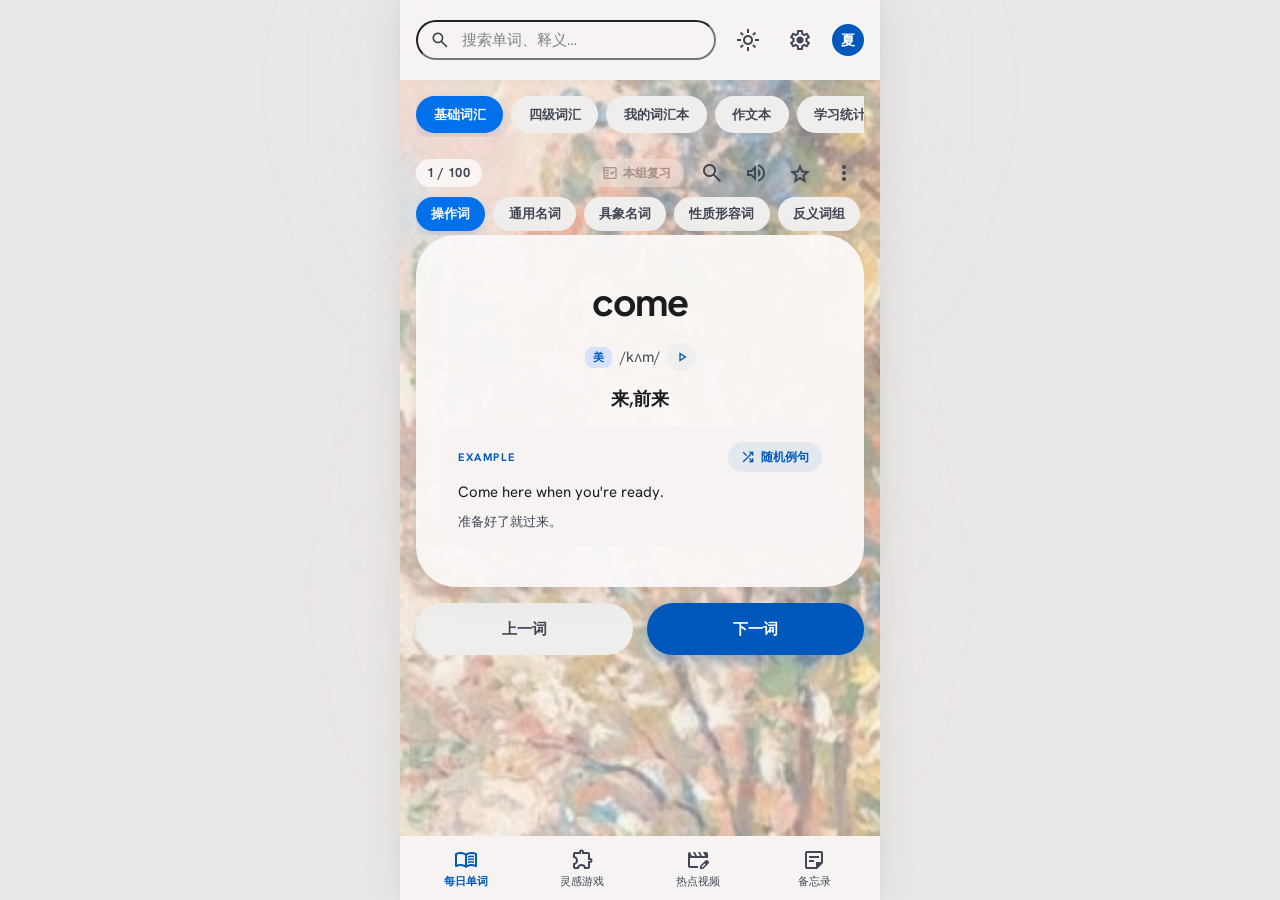
<file: index.html>
<!DOCTYPE html>
<html lang="zh-CN">
<head>
    <meta charset="UTF-8">
    <meta name="viewport" content="width=device-width, initial-scale=1.0, maximum-scale=1.0, user-scalable=no, viewport-fit=cover">
    <meta name="apple-mobile-web-app-capable" content="yes">
    <meta name="apple-mobile-web-app-status-bar-style" content="black-translucent">
    <meta name="theme-color" content="#fcf9f8" id="themeColor">
    <title>夏天 · 创作工作台</title>
    <link rel="preconnect" href="https://fonts.googleapis.com">
    <link rel="preconnect" href="https://fonts.gstatic.com" crossorigin>
    <link rel="stylesheet" href="css/style.css?v=20260731ax">
</head>
<body>
    <div id="app">
        <!-- 流体渐变背景 -->
        <div class="st-blob st-blob--blue"></div>
        <div class="st-blob st-blob--orange"></div>
        <div class="st-blob st-blob--purple"></div>

        <!-- 顶部栏：全局搜索 + 主题切换 + 设置/头像 -->
        <header id="topbar">
            <div class="inner">
                <div class="st-search-wrap">
                    <span class="material-symbols-outlined icon">search</span>
                    <input type="text" class="st-search-input" id="globalSearch" placeholder="搜索单词、释义…" maxlength="40">
                </div>
                <button class="st-btn-icon" id="themeToggle" aria-label="切换主题">
                    <span class="material-symbols-outlined" id="themeIcon">light_mode</span>
                </button>
                <button class="st-btn-icon" id="settingsBtn" aria-label="设置">
                    <span class="material-symbols-outlined">settings</span>
                </button>
                <div class="st-avatar">夏</div>
            </div>
        </header>

        <!-- 主内容区 -->
        <main class="st-main" id="mainContent">
            <div class="page-container" id="pageContainer">

                <!-- ===================== 每日单词 ===================== -->
                <section class="page active" id="page-words">
                    <div class="st-content">
                        <div class="tab-row" id="wordBankTabs">
                            <button class="tab-chip active" data-bank="daily">基础词汇</button>
                            <button class="tab-chip" data-bank="cet4">四级词汇</button>
                            <button class="tab-chip" data-bank="custom">我的词汇本</button>
                            <button class="tab-chip" data-bank="essay">作文本</button>
                            <button class="tab-chip" data-bank="stats">学习统计</button>
                        </div>

                        <!-- 学习视图（参考截图样式） -->
                        <div id="wordStudyView">
                            <div class="word-study-header">
                                <button class="word-back-btn" id="wordBackBtn" aria-label="返回">
                                    <span class="material-symbols-outlined">arrow_back_ios_new</span>
                                </button>
                                <div class="word-progress-row">
                                    <div class="word-progress-top" id="wordProgressTop">0 / 0</div>
                                    <button class="word-review-btn" id="wordReviewBtn" disabled aria-label="本组复习"><span class="material-symbols-outlined">fact_check</span>本组复习</button>
                                </div>
                                <div class="word-header-actions">
                                    <button class="word-icon-btn" id="wordSearchToggleBtn" aria-label="搜索"><span class="material-symbols-outlined">search</span></button>
                                    <button class="word-icon-btn" id="wordSpeakBtn" aria-label="朗读"><span class="material-symbols-outlined">volume_up</span></button>
                                    <button class="word-icon-btn" id="saveWordBtn" aria-label="收藏"><span class="material-symbols-outlined">star</span></button>
                                    <button class="word-icon-btn" id="wordMoreBtn" aria-label="更多"><span class="material-symbols-outlined">more_vert</span></button>
                                </div>
                            </div>

                            <div class="word-cat-tabs" id="wordCatTabs">
                                <button class="word-cat-chip active" data-cat="op">操作词</button>
                                <button class="word-cat-chip" data-cat="gt">通用名词</button>
                                <button class="word-cat-chip" data-cat="pt">具象名词</button>
                                <button class="word-cat-chip" data-cat="qg">性质形容词</button>
                                <button class="word-cat-chip" data-cat="qo">反义词组</button>
                            </div>

                            <div class="word-study-body" id="wordStudyBody">
                                <div class="word-text" id="wordText">—</div>
                                <div class="word-phonetic-row" id="wordPhoneticRow">
                                    <span class="word-phonetic-tag">美</span>
                                    <span class="word-phonetic" id="wordPhonetic"></span>
                                    <button class="word-mini-speak" id="wordMiniSpeakBtn" aria-label="朗读"><span class="material-symbols-outlined">play_arrow</span></button>
                                </div>
                                <div class="word-meaning" id="wordMeaning"></div>

                                <div class="word-example-card" id="wordExampleCard">
                                    <div class="word-example-head">
                                        <span class="word-example-label">Example</span>
                                        <button class="word-example-random" id="wordRandomExampleBtn">
                                            <span class="material-symbols-outlined">shuffle</span>随机例句
                                        </button>
                                    </div>
                                    <div class="word-example-en" id="wordExample"></div>
                                    <div class="word-example-cn" id="wordExampleTrans"></div>
                                </div>
                            </div>

                            <div class="word-bottom-actions">
                                <button class="word-prev-btn" id="prevWordBtn">上一词</button>
                                <button class="word-next-btn" id="nextWordBtn">下一词</button>
                            </div>
                        </div>

                        <!-- 本组复习视图（20 词平铺） -->
                        <div id="wordReviewView" style="display:none;">
                            <div class="word-review-header">
                                <button class="word-back-btn" id="reviewBackBtn" aria-label="返回"><span class="material-symbols-outlined">arrow_back_ios_new</span></button>
                                <div class="word-review-title">本组复习</div>
                                <label class="word-review-hide"><input type="checkbox" id="reviewHideMastered"> 隐藏已掌握</label>
                            </div>
                            <div class="word-review-grid" id="wordReviewGrid"></div>
                        </div>

                        <!-- 搜索视图 -->
                        <div id="wordSearchView" style="display:none;">
                            <div class="word-search-header">
                                <button class="word-back-btn" id="wordSearchBackBtn" aria-label="返回">
                                    <span class="material-symbols-outlined">arrow_back_ios_new</span>
                                </button>
                                <input type="text" class="word-search-input" id="wordSearchInput" placeholder="输入英文或中文释义搜索…" maxlength="40">
                                <button class="word-search-clear" id="wordSearchClear"><span class="material-symbols-outlined">close</span></button>
                            </div>
                            <div class="word-search-results" id="wordSearchResults"></div>
                        </div>

                        <!-- 我的词汇本视图 -->
                        <div id="wordbookListView" style="display:none;">
                            <div class="wordbook-add-bar">
                                <input type="text" id="cwWord" placeholder="单词" maxlength="40">
                                <input type="text" id="cwPhonetic" placeholder="音标" maxlength="40">
                                <input type="text" id="cwMeaning" placeholder="中文释义" maxlength="120">
                                <button class="btn-primary" id="addCustomWordBtn">添加</button>
                            </div>
                            <div class="wordbook-list" id="wordbookList"></div>
                        </div>

                        <!-- 作文本视图 -->
                        <div id="essayView" style="display:none;">
                            <div class="essay-toolbar">
                                <input type="text" class="essay-search" id="essaySearch" placeholder="搜索作文（英文 / 中文）…" maxlength="60">
                                <button class="btn-ghost essay-cat-manage" id="essayCatManageBtn">分类管理</button>
                                <button class="btn-ghost essay-wordbook" id="essayWordbookBtn">📚 作文生词本</button>
                                <button class="btn-primary essay-new" id="essayNewBtn">＋ 新建作文</button>
                            </div>
                            <div class="essay-cat-filter" id="essayCatFilter"></div>
                            <div class="essay-list" id="essayList"></div>
                        </div>

                        <!-- 学习统计视图 -->
                        <div id="statsView" style="display:none;">
                            <div class="stats-hero">
                                <div class="st-progress-ring" id="statsRing">
                                    <svg viewBox="0 0 100 100">
                                        <defs><linearGradient id="stProgressGradient" x1="0%" y1="0%" x2="100%" y2="100%"><stop offset="0%" stop-color="#0058bc"/><stop offset="100%" stop-color="#553C9A"/></linearGradient></defs>
                                        <circle class="track" cx="50" cy="50" r="45"></circle>
                                        <circle class="fill" id="statsRingFill" cx="50" cy="50" r="45" stroke-dasharray="283" stroke-dashoffset="283"></circle>
                                    </svg>
                                    <div class="st-progress-inner">
                                        <span id="statsLearned">0</span>
                                        <div></div>
                                        <span id="statsTotal">0</span>
                                        <span class="st-label" style="margin-top:.5rem;">Mastery</span>
                                    </div>
                                </div>
                            </div>
                            <div class="st-card stats-summary">
                                <div class="stats-summary-grid">
                                    <div class="stats-summary-item"><span class="material-symbols-outlined" style="color:var(--st-primary);font-size:28px;">check_circle</span><b id="statsLearned2">0</b><span>Learned</span></div>
                                    <div class="stats-summary-item"><span class="material-symbols-outlined" style="color:var(--st-secondary-container);font-size:28px;">local_fire_department</span><b id="statsStreak">1</b><span>Streak</span></div>
                                    <div class="stats-summary-item"><span class="material-symbols-outlined" style="color:var(--st-morandi-purple);font-size:28px;">target</span><b id="statsAccuracy">--</b><span>Accuracy</span></div>
                                </div>
                            </div>
                            <div class="stats-section">
                                <div class="st-flex st-justify-between st-items-center" style="margin-bottom:.75rem;">
                                    <h3 class="st-title-sm">学习日历</h3>
                                    <span class="st-label">当日学习时长见下方</span>
                                </div>
                                <div class="st-card stats-cal-card">
                                    <div class="st-cal">
                                        <div class="st-cal-head">
                                            <button class="st-cal-nav" id="statsCalPrev" aria-label="上个月"><span class="material-symbols-outlined">chevron_left</span></button>
                                            <span class="st-cal-title" id="statsCalMonthLabel">—</span>
                                            <button class="st-cal-nav" id="statsCalNext" aria-label="下个月"><span class="material-symbols-outlined">chevron_right</span></button>
                                        </div>
                                        <div class="st-cal-dow"><span>一</span><span>二</span><span>三</span><span>四</span><span>五</span><span>六</span><span>日</span></div>
                                        <div class="st-cal-grid" id="statsCalGrid"></div>
                                        <div class="st-cal-detail" id="statsCalDetail"></div>
                                        <div class="st-cal-legend">
                                            <span><i class="dot l0"></i>0</span>
                                            <span><i class="dot l1"></i>1-2</span>
                                            <span><i class="dot l2"></i>3-5</span>
                                            <span><i class="dot l3"></i>6-9</span>
                                            <span><i class="dot l4"></i>10+</span>
                                            <span class="st-cal-legend-tip">格内数字 = 当天记的单词数</span>
                                        </div>
                                    </div>
                                </div>
                            </div>
                            <div class="stats-section">
                                <h3 class="st-title-sm" style="margin-bottom:.75rem;">Milestones</h3>
                                <div class="stats-milestones" id="statsMilestones"></div>
                            </div>
                        </div>

                        <!-- 作文编辑弹窗 -->
                        <div class="modal-overlay" id="essayEditModal" style="display:none;">
                            <div class="modal-card">
                                <div class="modal-header">
                                    <h3 id="essayEditTitle">新建作文</h3>
                                    <button class="modal-close" id="essayEditClose" aria-label="关闭"><span class="material-symbols-outlined">close</span></button>
                                </div>
                                <div class="modal-body">
                                    <input type="text" id="essayFTitle" class="essay-title-input st-input" placeholder="标题（可选，默认取首句）" maxlength="80">
                                    <label class="field-label">英文全文</label>
                                    <textarea id="essayFContent" class="st-input st-textarea" rows="7" placeholder="粘贴或输入英文作文…"></textarea>
                                    <label class="field-label">中文翻译</label>
                                    <textarea id="essayFTrans" class="st-input st-textarea" rows="3" placeholder="中文翻译…"></textarea>
                                    <label class="field-label">写作笔记</label>
                                    <textarea id="essayFNotes" class="st-input st-textarea" rows="2" placeholder="写作思路、亮点、待改进…"></textarea>
                                    <label class="field-label">分类</label>
                                    <div class="essay-cat-pick" id="essayCatPick"></div>
                                </div>
                                <div class="modal-footer">
                                    <button class="btn-ghost" id="essayEditCancel">取消</button>
                                    <button class="btn-primary" id="essaySaveBtn">保存</button>
                                </div>
                            </div>
                        </div>

                        <!-- 作文查看弹窗 -->
                        <div class="modal-overlay" id="essayViewModal" style="display:none;">
                            <div class="modal-card">
                                <div class="modal-header">
                                    <h3 id="essayViewTitle">作文</h3>
                                    <button class="modal-close" id="essayViewClose" aria-label="关闭"><span class="material-symbols-outlined">close</span></button>
                                </div>
                                <div class="modal-body" id="essayViewBody"></div>
                                <div class="modal-footer essay-view-actions">
                                    <button class="btn-ghost" id="essayEditFromView">编辑</button>
                                    <button class="btn-ghost" id="essayMoveCatBtn">移动分类</button>
                                    <button class="btn-ghost" id="essayFavBtn">☆ 收藏</button>
                                    <button class="btn-ghost danger" id="essayDelBtn">删除</button>
                                </div>
                            </div>
                        </div>

                        <!-- 分类管理弹窗 -->
                        <div class="modal-overlay" id="essayCatModal" style="display:none;">
                            <div class="modal-card">
                                <div class="modal-header">
                                    <h3>分类管理</h3>
                                    <button class="modal-close" id="essayCatClose" aria-label="关闭"><span class="material-symbols-outlined">close</span></button>
                                </div>
                                <div class="modal-body">
                                    <div class="add-bar">
                                        <input type="text" id="essayNewCatName" class="st-input" placeholder="新分类名称" maxlength="20">
                                        <button class="btn-primary" id="essayAddCatBtn">添加</button>
                                    </div>
                                    <div class="essay-cat-manage-list" id="essayCatManageList"></div>
                                </div>
                            </div>
                        </div>

                        <!-- 移动分类弹窗 -->
                        <div class="modal-overlay" id="essayMoveModal" style="display:none;">
                            <div class="modal-card">
                                <div class="modal-header">
                                    <h3>移动分类</h3>
                                    <button class="modal-close" id="essayMoveClose" aria-label="关闭"><span class="material-symbols-outlined">close</span></button>
                                </div>
                                <div class="modal-body">
                                    <div class="essay-cat-pick" id="essayMoveCats"></div>
                                </div>
                                <div class="modal-footer">
                                    <button class="btn-primary" id="essayMoveSave">保存</button>
                                </div>
                            </div>
                        </div>

                        <!-- 选区浮动：加入词汇本 -->
                        <button class="essay-sel-add" id="essaySelAdd" style="display:none;">＋ 加入词汇本</button>
                    </div>
                </section>

                <!-- ===================== 灵感游戏 ===================== -->
                <section class="page" id="page-inspire">
                    <div class="st-content">
                        <div class="tab-row" id="inspireTabs">
                            <button class="tab-chip active" data-sub="capsule">灵感扭蛋机</button>
                            <button class="tab-chip" data-sub="silk">海上丝路</button>
                        </div>

                        <!-- 星宿扭蛋抽卡模拟器 -->
                        <div id="capsuleView">
                            <iframe src="gacha.html?v=20260731au" title="星宿流转抽卡模拟器"></iframe>
                        </div>

                        <!-- 海上丝路贸易模拟 -->
                        <div id="silkView" style="display:none;">
                            <div id="silkSetup" class="silk-setup st-card st-card--hero st-flex-col st-gap-2">
                                <div class="silk-title">海上丝路 · 贸易模拟</div>
                                <p class="silk-desc">在港口间低买高卖，借「四海逸闻」预判行情，30 或 50 轮后结算财富。</p>
                                <div class="silk-stat-line">初始金币 <b>2000</b> · 初始仓库容量 <b>200</b></div>
                                <div class="silk-stat-line">星轨结晶 <b id="silkCrystalBalance">0</b> · 每日默认 +20,000</div>
                                <div class="silk-mode-pick">
                                    <button class="mode-chip active" data-rounds="30">30 轮模式</button>
                                    <button class="mode-chip" data-rounds="50">50 轮模式</button>
                                </div>
                                <button class="btn-primary btn-block" id="silkStartBtn">启航</button>
                                <button class="btn-ghost btn-block" id="silkRankBtn">🏆 查看排行榜</button>
                            </div>
                            <div id="silkGame" style="display:none;">
                                <!-- 顶栏：远航进度 + 当前资金 + 头像 -->
                                <header class="sn-header">
                                    <div class="sn-h-left">
                                        <span class="material-symbols-outlined sn-h-sail">sailing</span>
                                        <div class="sn-h-text">
                                            <span class="sn-h-label">远航进度</span>
                                            <span class="sn-h-val" id="silkRoundLabel">第 1 / 30 轮</span>
                                        </div>
                                    </div>
                                    <div class="sn-h-right">
                                        <div class="sn-h-funds">
                                            <span class="sn-h-label">当前资金</span>
                                            <div class="sn-h-fund"><span class="material-symbols-outlined">monetization_on</span><span id="silkGold">2000</span></div>
                                        </div>
                                        <button class="sn-h-exit" id="silkExitBtn">离港</button>
                                        <div class="sn-h-avatar"><span class="material-symbols-outlined">person</span></div>
                                    </div>
                                </header>

                                <!-- 滚动内容 -->
                                <div class="sn-body sn-scroll">
                                    <!-- 四海邮报 状态卡 -->
                                    <section class="sn-status sn-glass">
                        <div class="sn-news-ic"><span class="material-symbols-outlined">campaign</span></div>
                        <div class="sn-news-main">
                            <span class="sn-news-tag">四海邮报</span>
                            <p class="sn-news-text" id="silkNewsText">本港风平浪静，暂无逸闻。</p>
                        </div>
                    </section>

                                    <!-- 市集行情 -->
                                    <section class="sn-market-sec">
                                        <div class="sn-sec-head">
                                            <h2 class="sn-sec-title"><span class="material-symbols-outlined">storefront</span>市集行情</h2>
                                            <div class="sn-sec-right">
                                                <span class="sn-port-pill" id="silkPortName">合浦港</span>
                                                <button class="sn-link-btn" id="silkSortBtn"><span class="material-symbols-outlined">trending_up</span>价格走势</button>
                                            </div>
                                        </div>
                                        <div class="sn-goods-grid" id="silkGoodsGrid"></div>
                                    </section>

                                    <!-- 货仓 -->
                                    <section class="sn-cargo-sec">
                                        <div class="sn-cap-head-row">
                                            <span class="sn-cap-label">货仓容量</span>
                                            <span class="sn-cap-num" id="silkCapLabel">0 / 200 担</span>
                                            <button class="sn-expand-btn" id="silkExpandBtn">扩容</button>
                                        </div>
                                        <div class="sn-cap-bar"><div class="sn-cap-fill" id="silkCapBar"></div></div>
                                        <div class="sn-warehouse sn-scroll" id="silkWarehouseList"></div>
                                    </section>
                                </div>

                                <!-- 底部吸附：下一轮 -->
                                <div class="sn-bottom">
                                    <button class="sn-next-btn" id="silkNextBtn">下一轮 <span class="material-symbols-outlined">arrow_forward</span></button>
                                </div>

                                <!-- 交易底栏（点选货物弹出） -->
                                <div class="sn-sheet" id="silkSheet">
                                    <div class="sn-sheet-card">
                                        <div class="sn-sheet-top">
                                            <div class="sn-sheet-info">
                                                <span class="sn-sheet-name" id="silkSheetName">—</span>
                                                <span class="sn-sheet-price" id="silkSheetPrice">单价: -- 两</span>
                                            </div>
                                            <button class="sn-sheet-close" id="silkSheetClose" aria-label="关闭"><span class="material-symbols-outlined">close</span></button>
                                        </div>
                                        <div class="sn-stepper">
                                            <button id="silkQtyMinus" aria-label="减少"><span class="material-symbols-outlined">remove</span></button>
                                            <div class="sn-qty"><input type="number" id="silkQtyInput" min="1" value="1"><span>担</span></div>
                                            <button id="silkQtyPlus" aria-label="增加"><span class="material-symbols-outlined">add</span></button>
                                        </div>
                                        <div class="sn-sheet-btns">
                                            <button class="sn-sell" id="silkSellBtn">卖出</button>
                                            <button class="sn-buy" id="silkBuyBtn">买入</button>
                                        </div>
                                        <div class="sn-sheet-meta">
                                            <span>预计花费: <b id="silkTradeCost">--</b></span>
                                            <span>占用舱位: <span id="silkTradeCap">--</span></span>
                                        </div>
                                    </div>
                                </div>
                            </div>
                            <div id="silkResult" style="display:none;" class="silk-result st-card st-card--hero st-flex-col st-gap-2">
                                <div class="silk-title">航程结算</div>
                                <div class="silk-result-score" id="silkFinalScore">0</div>
                                <div class="silk-result-label">结算总资产</div>
                                <div class="silk-result-detail" id="silkResultDetail"></div>
                                <div class="silk-claim" id="silkClaimBox" style="display:none;">
                                    <div class="silk-claim-info" id="silkClaimInfo"></div>
                                    <button class="btn-primary btn-block" id="silkClaimBtn">领取星轨结晶</button>
                                </div>
                                <div class="silk-rank-title" id="silkRankTitle">🏆 排行榜</div>
                                <div class="silk-rank-list" id="silkRank"></div>
                                <button class="btn-primary btn-block" id="silkRestartBtn">再来一局</button>
                            </div>
                            <div id="silkRankModal" class="silk-rank-modal" style="display:none;">
                                <div class="silk-rank-modal-box">
                                    <div class="silk-rank-modal-head"><span>🏆 排行榜</span><button class="silk-rank-close" id="silkRankClose" aria-label="关闭"><span class="material-symbols-outlined">close</span></button></div>
                                    <div class="silk-mode-pick"><button class="mode-chip active" data-rtab="30">30 轮榜</button><button class="mode-chip" data-rtab="50">50 轮榜</button></div>
                                    <div class="silk-rank-list" id="silkRankModalList"></div>
                                </div>
                            </div>
                        </div>
                    </div>
                </section>

                <!-- ===================== 热点视频追寻 ===================== -->
                <section class="page" id="page-video">
                    <div class="st-content tv-content">
                        <div class="tv-header">
                            <div>
                                <h1 class="tv-title">热点灵感</h1>
                                <p class="tv-subtitle">发现今天正在刷屏的内容 · 每日 09:00 自动采集</p>
                            </div>
                            <button class="tv-filter-btn" id="videoFilterBtn" aria-label="筛选"><span class="material-symbols-outlined">tune</span></button>
                        </div>
                        <div class="tv-search">
                            <span class="material-symbols-outlined">search</span>
                            <input type="text" id="videoSearch" placeholder="搜索当前平台的视频或用户" maxlength="40" autocomplete="off">
                            <button class="tv-search-clear" id="videoSearchClear" aria-label="清除" style="display:none;"><span class="material-symbols-outlined">close</span></button>
                        </div>
                        <div class="tv-platforms" id="videoPlatformTabs">
                            <button class="tv-chip active" data-platform="douyin"><span class="pulse-dot"></span>抖音</button>
                            <button class="tv-chip" data-platform="kuaishou">快手</button>
                            <button class="tv-chip" data-platform="bilibili">B站</button>
                            <button class="tv-chip" data-platform="xiaohongshu">小红书</button>
                            <button class="tv-chip" data-platform="saved">⭐ 收藏</button>
                            <button class="tv-chip tv-chip--parse" data-platform="parse"><span class="material-symbols-outlined">auto_awesome</span>解析</button>
                        </div>
                        <div class="video-feed" id="videoFeed"></div>
                    </div>
                </section>

                <!-- ===================== 备忘录 & AI助手 ===================== -->
                <section class="page" id="page-memo">
                    <div class="st-content">
                        <div class="tab-row" id="memoTabs">
                            <button class="tab-chip active" data-sub="notes">备忘录</button>
                            <button class="tab-chip" data-sub="ai">AI 助手</button>
                        </div>
                        <div id="notesView">
                            <div class="memo-filters" id="memoFilters">
                                <button class="memo-filter active" data-filter="all">全部</button>
                                <button class="memo-filter" data-filter="idea">创意</button>
                                <button class="memo-filter" data-filter="todo">待办</button>
                                <button class="memo-filter" data-filter="important">重要</button>
                            </div>
                            <div class="memo-masonry" id="memoList"></div>
                            <button class="memo-fab" id="memoFab" aria-label="添加备忘录">
                                <span class="material-symbols-outlined">add</span>
                            </button>
                        </div>

                        <!-- 添加/编辑备忘录模态框 -->
                        <div class="memo-modal" id="memoModal" style="display:none;">
                            <div class="memo-modal-backdrop" id="memoModalBackdrop"></div>
                            <div class="memo-modal-sheet">
                                <div class="memo-modal-header">
                                    <h3 id="memoModalTitle">新建便签</h3>
                                    <button class="memo-modal-close" id="memoModalClose" aria-label="关闭"><span class="material-symbols-outlined">close</span></button>
                                </div>
                                <div class="memo-modal-body">
                                    <input type="text" id="memoTitleInput" class="st-input" placeholder="标题（选填）" maxlength="40">
                                    <div class="memo-tag-select" id="memoTagSelect">
                                        <button class="memo-tag-chip active" data-tag="idea">创意</button>
                                        <button class="memo-tag-chip" data-tag="todo">待办</button>
                                        <button class="memo-tag-chip" data-tag="important">重要</button>
                                        <button class="memo-tag-chip" data-tag="general">普通</button>
                                    </div>
                                    <textarea id="memoContentInput" class="st-input st-textarea" placeholder="写点什么..." rows="4" maxlength="1200"></textarea>
                                    <div class="memo-image-preview" id="memoImagePreview"></div>
                                    <div class="memo-modal-actions">
                                        <label class="memo-image-btn" for="memoImageInput">
                                            <span class="material-symbols-outlined">image</span>添加图片
                                        </label>
                                        <input type="file" id="memoImageInput" accept="image/*" style="display:none;">
                                        <button class="memo-image-btn" id="memoTodoLineBtn" type="button">
                                            <span class="material-symbols-outlined">check_box</span>添加待办
                                        </button>
                                    </div>
                                </div>
                                <div class="memo-modal-footer">
                                    <button class="memo-save-btn" id="memoSaveBtn">保存</button>
                                </div>
                            </div>
                        </div>
                        <div id="aiView" style="display:none;">
                            <div class="ai-settings" id="aiSettings">
                                <div class="ai-settings-toggle" id="aiSettingsToggle">
                                    <span>⚙️ API 设置</span>
                                    <span class="ai-settings-hint" id="aiSettingsStatus">未配置 · 演示模式</span>
                                </div>
                                <div class="ai-settings-body" id="aiSettingsBody" style="display:none;">
                                    <label>API 地址（OpenAI 兼容）<input type="text" id="aiEndpoint" class="st-input" placeholder="https://api.openai.com/v1/chat/completions" maxlength="200"></label>
                                    <label>API Key<input type="password" id="aiKey" class="st-input" placeholder="sk-..." maxlength="200"></label>
                                    <label>模型名<input type="text" id="aiModel" class="st-input" placeholder="gpt-4o-mini" maxlength="60"></label>
                                    <button class="btn-ghost btn-block" id="aiSaveSettings">保存设置</button>
                                </div>
                            </div>
                            <div class="ai-chat" id="aiChat"></div>
                            <div class="ai-quick">
                                <button class="quick-chip" data-q="帮我写一个短视频脚本大纲">脚本大纲</button>
                                <button class="quick-chip" data-q="把这句话翻译成英文，保持口语化">翻译</button>
                                <button class="quick-chip" data-q="给我3个选题方向做头脑风暴">头脑风暴</button>
                                <button class="quick-chip" data-q="整理一下我的创作思路">梳理思路</button>
                            </div>
                            <div class="ai-input-bar">
                                <textarea id="aiInput" placeholder="问问 AI 助手..." rows="1" maxlength="2000"></textarea>
                                <button class="ai-send" id="aiSendBtn"><span class="material-symbols-outlined">arrow_upward</span></button>
                            </div>
                        </div>
                    </div>
                </section>

                <!-- ===================== 设置中心 ===================== -->
                <section class="page" id="page-settings">
                    <div class="st-content">
                        <div class="settings-theme-card st-card st-card--hero st-card--press" id="settingsThemeCard">
                            <div class="settings-theme-layer settings-theme-day" id="themeDayLayer">
                                <div class="settings-theme-preview">
                                    <div></div><span class="material-symbols-outlined">light_mode</span>
                                </div>
                                <p>日间模式</p>
                            </div>
                            <div class="settings-theme-layer settings-theme-night active" id="themeNightLayer">
                                <div class="settings-theme-preview"><div></div><span class="material-symbols-outlined">dark_mode</span></div>
                                <p>夜间模式</p>
                            </div>
                            <div class="settings-theme-badge"><span class="pulse"></span>点击切换</div>
                        </div>
                        <div class="settings-section">
                            <span class="st-label" style="margin:1rem 0 .5rem .5rem;display:block;">设置项</span>
                            <div class="st-card" style="padding:.5rem;">
                                <button class="settings-row" id="settingsApiBtn"><span class="material-symbols-outlined">api</span><div><b>API 服务商</b><span>兼容 OpenAI 与 Anthropic</span></div><span class="material-symbols-outlined">chevron_right</span></button>
                                <button class="settings-row" id="settingsDataBtn"><span class="material-symbols-outlined">database</span><div><b>本地数据</b><span>导出、备份与恢复</span></div><span class="material-symbols-outlined">chevron_right</span></button>
                            </div>
                        </div>
                        <div class="settings-section">
                            <span class="st-label" style="margin:1rem 0 .5rem .5rem;display:block;">关于</span>
                            <div class="st-card" style="padding:.5rem;">
                                <div class="settings-row"><span class="material-symbols-outlined">flare</span><div><b>关于夏天</b><span>版本 2.4.1（Stitch 构建）</span></div><span class="material-symbols-outlined">chevron_right</span></div>
                            </div>
                            <div class="settings-about">
                                <div class="settings-logo"><span class="material-symbols-outlined">spa</span></div>
                                <p class="st-body-sm">为静谧创作而生。</p>
                            </div>
                        </div>
                    </div>
                </section>

            </div>
        </main>

        <!-- 底部导航 -->
        <nav id="bottomNav">
            <div class="inner">
                <button class="st-nav-item active" data-page="words">
                    <span class="material-symbols-outlined">menu_book</span>
                    <span>每日单词</span>
                </button>
                <button class="st-nav-item" data-page="inspire">
                    <span class="material-symbols-outlined">extension</span>
                    <span>灵感游戏</span>
                </button>
                <button class="st-nav-item" data-page="video">
                    <span class="material-symbols-outlined">movie_edit</span>
                    <span>热点视频</span>
                </button>
                <button class="st-nav-item" data-page="memo">
                    <span class="material-symbols-outlined">sticky_note_2</span>
                    <span>备忘录</span>
                </button>
            </div>
        </nav>
    </div>

    <div class="toast" id="toast"></div>
    <script src="js/cet4_words.js?v=20260731au"></script>
    <script src="js/basic_words.js?v=20260731au"></script>
    <script src="js/data.js?v=20260731au"></script>
    <script src="js/store.js?v=20260731au"></script>
    <script src="js/words.js?v=20260731au"></script>
    <script src="js/essay.js?v=20260731au"></script>
    <script src="js/stats.js?v=20260731au"></script>
    <script src="js/inspire.js?v=20260731au"></script>
    <script src="js/video.js?v=20260731ax"></script>
    <script src="js/memo.js?v=20260731au"></script>
    <script src="js/settings.js?v=20260731au"></script>
    <script src="js/app.js?v=20260731au"></script>
</body>
</html>
</file>
<file: css/style.css>
/* ===== Summer Workbench — Stitch "Sanctuary" Design System ===== */
@import url('https://fonts.googleapis.com/css2?family=Hanken+Grotesk:wght@400;500;600;700&family=Plus+Jakarta+Sans:wght@600;700&family=Material+Symbols+Outlined:opsz,wght,FILL,GRAD@20..48,100..700,0..1,-50..200&display=swap');

:root {
  /* Day tokens */
  --st-day-bg: #fcf9f8;
  --st-day-surface: #fcf9f8;
  --st-day-surface-low: #f6f3f2;
  --st-day-surface-container: #f0eded;
  --st-day-surface-container-high: #eae7e7;
  --st-day-surface-container-highest: #e5e2e1;
  --st-day-surface-variant: #e5e2e1;
  --st-day-on-surface: #1b1c1c;
  --st-day-on-surface-variant: #414755;
  --st-day-outline: #717786;
  --st-day-text-primary: #212121;
  --st-day-text-secondary: #666666;

  --st-primary: #0058bc;
  --st-primary-container: #0070eb;
  --st-on-primary: #ffffff;
  --st-on-primary-container: #fefcff;
  --st-secondary: #8c5000;
  --st-secondary-container: #fe9400;
  --st-on-secondary: #ffffff;
  --st-on-secondary-container: #633700;
  --st-tertiary: #9e3d00;
  --st-tertiary-container: #c64f00;
  --st-on-tertiary: #ffffff;
  --st-primary-fixed: #d8e2ff;
  --st-primary-fixed-dim: #adc6ff;
  --st-secondary-fixed: #ffdcbf;
  --st-secondary-fixed-dim: #ffb874;
  --st-tertiary-fixed: #ffdbcc;
  --st-tertiary-fixed-dim: #ffb595;

  --st-macaron-blue: #BEE3F8;
  --st-macaron-orange: #FEEBC8;
  --st-macaron-purple: #E9D8FD;

  --st-morandi-purple: #553C9A;
  --st-morandi-blue: #4A5568;
  --st-morandi-gray: #2D3748;

  --st-error: #ba1a1a;
  --st-error-container: #ffdad6;
  --st-on-error: #ffffff;
  --st-success: #2e7d32;

  --st-night-bg: #111217;
  --st-night-surface: #111217;
  --st-night-surface-low: #1c1d24;
  --st-night-surface-container: #25262d;
  --st-night-surface-container-high: #2d2e36;
  --st-night-surface-container-highest: #33343d;
  --st-night-surface-variant: #2d2e36;
  --st-night-on-surface: #EAEAEA;
  --st-night-on-surface-variant: #949494;
  --st-night-outline: #5a5c66;
  --st-night-text-primary: #EAEAEA;
  --st-night-text-secondary: #949494;

  --st-surface-rgb: 252, 249, 248;
  --st-surface-low-rgb: 246, 243, 242;
  --st-night-surface-rgb: 17, 18, 23;
  --st-night-surface-low-rgb: 28, 29, 36;

  /* Functional */
  --st-bg: var(--st-day-bg);
  --st-surface: var(--st-day-surface);
  --st-surface-low: var(--st-day-surface-low);
  --st-surface-container: var(--st-day-surface-container);
  --st-surface-container-high: var(--st-day-surface-container-high);
  --st-surface-container-highest: var(--st-day-surface-container-highest);
  --st-surface-variant: var(--st-day-surface-variant);
  --st-on-surface: var(--st-day-on-surface);
  --st-on-surface-variant: var(--st-day-on-surface-variant);
  --st-outline: var(--st-day-outline);
  --st-text-primary: var(--st-day-text-primary);
  --st-text-secondary: var(--st-day-text-secondary);

  --st-shadow-soft: 0 4px 24px rgba(0,0,0,0.04);
  --st-shadow-medium: 0 8px 32px rgba(0,0,0,0.06);
  --st-shadow-strong: 0 12px 40px rgba(0,0,0,0.08);
  --st-radius-xl: 1.25rem;
  --st-radius-2xl: 1.5rem;
  --st-radius-hero: 2.5rem;
  --st-topbar-h: 5rem;
  --st-nav-h: 4rem;

  /* Aliases used by component styles */
  --st-surface-container-low: var(--st-surface-low);
  --st-surface-container-lowest: var(--st-surface);

  color-scheme: light;
}

[data-theme="dark"] {
  --st-surface-rgb: var(--st-night-surface-rgb);
  --st-surface-low-rgb: var(--st-night-surface-low-rgb);
  --st-bg: var(--st-night-bg);
  --st-surface: var(--st-night-surface);
  --st-surface-low: var(--st-night-surface-low);
  --st-surface-container: var(--st-night-surface-container);
  --st-surface-container-high: var(--st-night-surface-container-high);
  --st-surface-container-highest: var(--st-night-surface-container-highest);
  --st-surface-variant: var(--st-night-surface-variant);
  --st-on-surface: var(--st-night-on-surface);
  --st-on-surface-variant: var(--st-night-on-surface-variant);
  --st-outline: var(--st-night-outline);
  --st-text-primary: var(--st-night-text-primary);
  --st-text-secondary: var(--st-night-text-secondary);

  --st-shadow-soft: 0 4px 24px rgba(0,0,0,0.18);
  --st-shadow-medium: 0 8px 32px rgba(0,0,0,0.24);
  --st-shadow-strong: 0 12px 40px rgba(0,0,0,0.32);
  color-scheme: dark;
}

* { box-sizing: border-box; -webkit-tap-highlight-color: transparent; }
html, body { margin:0; padding:0; min-height:100dvh; }
body {
  font-family: 'Hanken Grotesk', -apple-system, BlinkMacSystemFont, 'Segoe UI', sans-serif;
  background: var(--st-bg);
  color: var(--st-on-surface);
  line-height: 1.5;
  -webkit-font-smoothing: antialiased;
  overflow-x: hidden;
}
h1,h2,h3,h4,h5,h6,p { margin:0; }
button,input,textarea { font-family: inherit; font-size: inherit; }
button { cursor: pointer; border:none; background:none; }
input,textarea { outline:none; }
.material-symbols-outlined { font-variation-settings: 'FILL' 0, 'wght' 400, 'GRAD' 0, 'opsz' 24; user-select:none; }
::-webkit-scrollbar { width:0; height:0; }

/* ===== App Shell ===== */
#app { position:relative; min-height:100dvh; display:flex; flex-direction:column; }

/* Fluid gradient background blobs */
.st-blob {
  position:fixed; pointer-events:none; z-index:0;
  filter: blur(100px);
  border-radius: 50%;
}
.st-blob--blue {
  top:-10%; right:-10%; width:40%; height:40%;
  background: radial-gradient(circle, rgba(190,227,248,0.45) 0%, transparent 70%);
}
.st-blob--orange {
  bottom:18%; left:-10%; width:32%; height:32%;
  background: radial-gradient(circle, rgba(254,235,200,0.38) 0%, transparent 70%);
}
.st-blob--purple {
  top:35%; left:-5%; width:28%; height:28%;
  background: radial-gradient(circle, rgba(233,216,253,0.32) 0%, transparent 70%);
}
[data-theme="dark"] .st-blob--blue { opacity:.18; }
[data-theme="dark"] .st-blob--orange { opacity:.12; }
[data-theme="dark"] .st-blob--purple { opacity:.15; }

/* ===== Top Header ===== */
#topbar {
  position:fixed; top:0; left:0; right:0; z-index:50;
  height: var(--st-topbar-h);
  background: rgba(var(--st-surface-rgb, 252,249,248), 0.72);
  backdrop-filter: blur(20px);
  -webkit-backdrop-filter: blur(20px);
  box-shadow: 0 1px 8px rgba(0,0,0,0.03);
}
#app.hide-topbar #topbar { display:none; }
#app.hide-topbar .st-main { padding-top: env(safe-area-inset-top, 0px); }
#app.hide-topbar .page { min-height: calc(100dvh - var(--st-nav-h)); }
#topbar > .inner {
  width:100%; height:100%; padding:0 1rem;
  display:flex; align-items:center; gap:.75rem;
  max-width: 880px; margin:0 auto;
}
.st-search-wrap { flex:1; position:relative; }
.st-search-wrap .icon {
  position:absolute; left:.9rem; top:50%; transform:translateY(-50%);
  color: var(--st-on-surface-variant); font-size:20px;
}
.st-search-input {
  width:100%; height:2.5rem; border-radius:999px;
  background: var(--st-surface-low);
  color: var(--st-on-surface);
  padding-left:2.75rem; padding-right:1rem;
  font-size:.9375rem;
  transition: box-shadow .2s, background .2s;
}
.st-search-input::placeholder { color: var(--st-on-surface-variant); opacity:.65; }
.st-search-input:focus { background: var(--st-surface-container); box-shadow: 0 0 0 3px rgba(0,88,188,0.12); }
.st-btn-icon {
  width:2.5rem; height:2.5rem; border-radius:50%;
  display:flex; align-items:center; justify-content:center;
  color: var(--st-on-surface-variant);
  background: var(--st-surface-low);
  transition: transform .2s, background .2s, color .2s;
}
.st-btn-icon:hover { background: var(--st-surface-container-high); color: var(--st-on-surface); }
.st-btn-icon:active { transform: scale(.95); }
.st-avatar {
  width:2rem; height:2rem; border-radius:50%;
  background: var(--st-primary);
  color: var(--st-on-primary);
  display:flex; align-items:center; justify-content:center;
  font-size:.875rem; font-weight:600;
}

/* ===== Bottom Nav ===== */
#bottomNav {
  position:fixed; bottom:0; left:0; right:0; z-index:50;
  height: var(--st-nav-h); padding-bottom: env(safe-area-inset-bottom, 0);
  background: rgba(var(--st-surface-rgb, 252,249,248), 0.72);
  backdrop-filter: blur(20px);
  -webkit-backdrop-filter: blur(20px);
  box-shadow: 0 -1px 8px rgba(0,0,0,0.03);
}
#bottomNav > .inner {
  max-width: 640px; margin:0 auto; height:100%;
  display:flex; justify-content:space-around; align-items:center; padding:0 .5rem;
}
.st-nav-item {
  flex:1; height:100%;
  display:flex; flex-direction:column; align-items:center; justify-content:center; gap:2px;
  color: var(--st-on-surface-variant);
  font-size:.6875rem; font-weight:500;
  transition: color .2s, transform .2s;
}
.st-nav-item .material-symbols-outlined { font-size:24px; }
.st-nav-item.active { color: var(--st-primary); font-weight:700; }
.st-nav-item:active { transform: scale(.92); }

/* ===== Main / Pages ===== */
.st-main { flex:1; position:relative; z-index:1; padding-top: var(--st-topbar-h); padding-bottom: var(--st-nav-h); min-height:100dvh; }
.page { display:none; min-height: calc(100dvh - var(--st-topbar-h) - var(--st-nav-h)); }
.page.active { display:block; }
.st-content { padding: .75rem 1rem 1.5rem; max-width: 880px; margin:0 auto; display:flex; flex-direction:column; gap:1rem; }

/* 每日单词：印象派油画背景（每12小时轮换），无模糊 */
#page-words {
  position:relative;
  background-position:center top;
  background-size:cover;
  background-attachment:fixed;
  background-repeat:no-repeat;
}
#page-words::before {
  content:''; position:absolute; inset:0; z-index:0; pointer-events:none;
  background: rgba(var(--st-surface-rgb, 252,249,248), 0.32);
}
#page-words .st-content { position:relative; z-index:1; }

/* 灵感游戏页：扭蛋模拟器占满内容区，tab 栏与底部导航常驻可见 */
#page-inspire.active { display: flex; flex-direction: column; }
/* 必须重置全局 .st-content 的 max-width/margin，否则 iframe 宽度会塌缩成 227px */
#page-inspire .st-content { flex: 1; min-height: 0; padding: 0; gap: 0; width: 100%; max-width: none; margin: 0; display: flex; flex-direction: column; }
#page-inspire .tab-row { margin: .75rem 1rem 0; flex-shrink: 0; }

/* 进入「灵感扭蛋机」子标签时全屏沉浸，并隐藏底部导航与 tab 栏；
   灵感游戏 landing 页（仅 inspire-full 未叠加 capsule-full）保留 tab 栏与底部导航。 */
#app.inspire-full.capsule-full #bottomNav { display: none; }
#app.inspire-full.capsule-full #page-inspire.active {
  position: fixed; inset: 0; z-index: 200;
  background: var(--surface-lowest, #0a0e17);
}
#app.capsule-full #inspireTabs { display: none; }
#app.capsule-full #page-inspire.active { padding-top: 0; }
#app.capsule-full #page-inspire .st-content { padding: 0; }

/* capsuleView：landing 态 inline 铺满内容区（宽度强制 100%），全屏态再 absolute 到固定容器 */
#capsuleView { flex: 1; min-height: 0; width: 100%; position: relative; display: block; }
#capsuleView iframe { position: absolute; inset: 0; width: 100%; height: 100%; border: none; display: block; border-radius: var(--st-radius-xl) var(--st-radius-xl) 0 0; }
#app.capsule-full #capsuleView { position: absolute; inset: 0; flex: none; min-height: 0; border-radius: 0; }
#app.capsule-full #capsuleView iframe { border-radius: 0; }
#silkView { padding: .75rem 1rem 1.5rem; }

/* ===== Cards ===== */
.st-card {
  position:relative; overflow:hidden;
  background: rgba(var(--st-surface-rgb, 255,255,255), 0.68);
  backdrop-filter: blur(18px);
  -webkit-backdrop-filter: blur(18px);
  border-radius: var(--st-radius-xl);
  padding: 1.25rem;
  box-shadow: var(--st-shadow-soft);
  transition: transform .3s, box-shadow .3s;
}
.st-card::before {
  content:""; position:absolute; inset:0; pointer-events:none; z-index:0;
  background: radial-gradient(circle at 80% 0%, rgba(190,227,248,0.22) 0%, transparent 45%),
              radial-gradient(circle at 10% 100%, rgba(233,216,253,0.16) 0%, transparent 40%);
}
[data-theme="dark"] .st-card::before { opacity:.4; }
.st-card > * { position:relative; z-index:1; }
.st-card--hero { border-radius: var(--st-radius-hero); padding: 2rem; }
.st-card--press:active { transform: scale(.985); }
.st-card--list { padding:1.125rem; }

/* ===== Pills / Chips / Tabs ===== */
.st-pill-row {
  display:flex; gap:.5rem; overflow-x:auto; padding:.25rem 0;
  scrollbar-width:none;
}
.st-pill {
  flex-shrink:0; white-space:nowrap;
  padding: .6rem 1.1rem; border-radius: 999px;
  background: var(--st-surface-container);
  color: var(--st-on-surface-variant);
  font-size:.8125rem; font-weight:600;
  transition: all .2s;
}
.st-pill.active {
  background: var(--st-primary-container);
  color: var(--st-on-primary-container);
  box-shadow: 0 4px 12px rgba(0,88,188,0.16);
}
.st-pill--segment {
  background: var(--st-surface-container);
  border-radius:999px; padding:.25rem;
}
.st-pill--segment .st-pill { background:transparent; }
.st-pill--segment .st-pill.active { background: var(--st-surface); color: var(--st-primary); box-shadow: 0 2px 8px rgba(0,0,0,0.04); }

/* ===== Buttons ===== */
.st-btn-primary {
  display:inline-flex; align-items:center; justify-content:center; gap:.375rem;
  background: var(--st-primary); color: var(--st-on-primary);
  border-radius: 999px; padding: .75rem 1.25rem;
  font-size:.8125rem; font-weight:600;
  box-shadow: 0 4px 14px rgba(0,88,188,0.22);
  transition: transform .2s, box-shadow .2s, background .2s;
}
.st-btn-primary:hover { background: var(--st-primary-container); }
.st-btn-primary:active { transform: scale(.96); }
.st-btn-ghost {
  display:inline-flex; align-items:center; justify-content:center; gap:.375rem;
  background: var(--st-surface-low); color: var(--st-on-surface-variant);
  border-radius: 999px; padding: .6rem 1rem;
  font-size:.8125rem; font-weight:600;
  transition: background .2s, color .2s;
}
.st-btn-ghost:hover { background: var(--st-surface-container-high); color: var(--st-on-surface); }
.st-fab {
  position:fixed; right:1.25rem; bottom: calc(var(--st-nav-h) + 1.25rem);
  display:flex; align-items:center; gap:.375rem;
  background: rgba(0,88,188,0.9); color: var(--st-on-primary);
  backdrop-filter: blur(14px);
  border-radius: 999px; padding: .75rem 1.25rem;
  font-size:.8125rem; font-weight:600;
  box-shadow: 0 8px 22px rgba(0,88,188,0.28);
  z-index:40; transition: transform .2s;
}
.st-fab:hover { transform: scale(1.05); }
.st-fab:active { transform: scale(.95); }

/* ===== Typography helpers ===== */
.st-title-lg { font-family:'Plus Jakarta Sans', sans-serif; font-size:1.75rem; font-weight:700; letter-spacing:-0.03em; line-height:1.15; }
.st-title-md { font-family:'Plus Jakarta Sans', sans-serif; font-size:1.25rem; font-weight:700; letter-spacing:-0.02em; }
.st-title-sm { font-family:'Plus Jakarta Sans', sans-serif; font-size:1rem; font-weight:700; }
.st-body { font-size:.9375rem; color: var(--st-on-surface); line-height:1.6; }
.st-body-sm { font-size:.8125rem; color: var(--st-on-surface-variant); line-height:1.5; }
.st-label { font-size:.6875rem; font-weight:600; color: var(--st-primary); text-transform:uppercase; letter-spacing:0.12em; }

/* ===== Inputs / Textareas ===== */
.st-input {
  width:100%; min-height:2.75rem; border-radius: var(--st-radius-xl);
  background: var(--st-surface-low); color: var(--st-on-surface);
  border: 1px solid transparent; padding: .75rem 1rem;
  font-size:.9375rem; transition: border-color .2s, background .2s, box-shadow .2s;
}
.st-input:focus { background: var(--st-surface); border-color: rgba(0,88,188,0.25); box-shadow: 0 0 0 3px rgba(0,88,188,0.08); }
.st-textarea { min-height:6rem; resize:vertical; line-height:1.6; }

/* ===== Progress / Stats ===== */
.st-progress-ring { position:relative; width:16rem; height:16rem; display:flex; align-items:center; justify-content:center; }
.st-progress-ring svg { position:absolute; inset:0; transform:rotate(-90deg); }
.st-progress-ring circle { fill:none; }
.st-progress-ring .track { stroke: var(--st-surface-variant); stroke-width:6; }
.st-progress-ring .fill { stroke: url(#stProgressGradient); stroke-width:6; stroke-linecap:round; transition: stroke-dashoffset 1s ease; }
.st-heatmap { display:flex; gap:.5rem; overflow-x:auto; padding:.25rem 0; }
.st-heatmap-col { display:flex; flex-direction:column; gap:.4rem; }
.st-heatmap-cell { width:1.5rem; height:1.5rem; border-radius:.375rem; background: var(--st-surface-container-high); }
.st-heatmap-cell.l1 { background: rgba(190,227,248,0.45); }
.st-heatmap-cell.l2 { background: var(--st-primary-fixed); }
.st-heatmap-cell.l3 { background: var(--st-primary); }
.st-heatmap-cell.l4 { background: var(--st-morandi-purple); }

/* ===== 学习日历（替换 Activity 点阵）===== */
.stats-cal-card { padding: .9rem .9rem .8rem; }
.st-cal { display:flex; flex-direction:column; gap:.55rem; }
.st-cal-head { display:flex; align-items:center; justify-content:space-between; }
.st-cal-title { font-family:'Plus Jakarta Sans', sans-serif; font-weight:700; font-size:.95rem; color: var(--st-on-surface); }
.st-cal-nav {
  width:2rem; height:2rem; border:none; border-radius:50%;
  background: var(--st-surface-container-high); color: var(--st-on-surface-variant);
  display:flex; align-items:center; justify-content:center; cursor:pointer;
  transition: background .2s, transform .1s;
}
.st-cal-nav:hover { background: var(--st-secondary-fixed); color: var(--st-on-secondary-container); }
.st-cal-nav:active { transform: scale(.92); }
.st-cal-nav .material-symbols-outlined { font-size:20px; }
.st-cal-dow {
  display:grid; grid-template-columns:repeat(7,1fr); gap:.35rem;
  text-align:center; font-size:.62rem; font-weight:600; color: var(--st-on-surface-variant);
  padding-bottom:.15rem; border-bottom:1px solid var(--st-surface-container-high);
}
.st-cal-grid { display:grid; grid-template-columns:repeat(7,1fr); gap:.35rem; }
.st-cal-cell {
  position:relative; aspect-ratio:1 / 1; border-radius:.5rem;
  background: var(--st-surface-container-high);
  display:flex; align-items:center; justify-content:center;
  cursor:pointer; transition: background .2s, box-shadow .2s, transform .1s;
}
.st-cal-cell.empty { visibility:hidden; cursor:default; }
.st-cal-cell .dnum {
  position:absolute; top:.22rem; left:.34rem;
  font-size:.58rem; line-height:1; color: var(--st-on-surface-variant);
}
.st-cal-cell .wc { font-size:clamp(.78rem, 3.6vw, 1.05rem); font-weight:700; color: var(--st-on-surface); }
.st-cal-cell.l1 { background: rgba(190,227,248,0.5); }
.st-cal-cell.l2 { background: var(--st-primary-fixed); }
.st-cal-cell.l3 { background: #8fb6ff; }
.st-cal-cell.l4 { background: var(--st-primary); }
.st-cal-cell.l3 .wc { color:#0b2a55; }
.st-cal-cell.l4 .wc { color:#ffffff; }
.st-cal-cell.l4 .dnum { color: rgba(255,255,255,0.85); }
.st-cal-cell.today { box-shadow: inset 0 0 0 2px var(--st-primary); }
.st-cal-cell.today .dnum { color: var(--st-primary); font-weight:700; }
.st-cal-cell.sel { box-shadow: inset 0 0 0 2px var(--st-primary), 0 3px 10px rgba(0,88,188,0.20); transform: translateY(-1px); }
.st-cal-detail {
  margin-top:.25rem; display:flex; align-items:center; gap:.6rem;
  background: var(--st-surface-container-low); padding:.6rem .75rem; border-radius:.75rem;
}
.st-cal-detail-icon { color: var(--st-primary); font-size:22px; }
.st-cal-detail-body { display:flex; flex-direction:column; line-height:1.35; }
.st-cal-detail-body b { font-weight:700; font-size:.9rem; color: var(--st-on-surface); }
.st-cal-detail-body span { font-size:.8rem; color: var(--st-on-surface-variant); }
.st-cal-legend {
  display:flex; flex-wrap:wrap; align-items:center; gap:.55rem;
  margin-top:.1rem; font-size:.65rem; color: var(--st-on-surface-variant);
}
.st-cal-legend .dot {
  display:inline-block; width:.62rem; height:.62rem; border-radius:.2rem;
  vertical-align:middle; margin-right:.2rem;
}
.st-cal-legend .dot.l0 { background: var(--st-surface-container-high); }
.st-cal-legend .dot.l1 { background: rgba(190,227,248,0.5); }
.st-cal-legend .dot.l2 { background: var(--st-primary-fixed); }
.st-cal-legend .dot.l3 { background: #8fb6ff; }
.st-cal-legend .dot.l4 { background: var(--st-primary); }
.st-cal-legend-tip { margin-left:auto; opacity:.85; }


/* ===== Modals ===== */
.modal-overlay {
  position:fixed; inset:0; z-index:100;
  background: rgba(0,0,0,0.35);
  backdrop-filter: blur(6px);
  display:none; align-items:flex-end; justify-content:center;
  /* 上移，避开底部导航栏区域 */
  padding-bottom: calc(var(--st-nav-h) + 0.75rem);
}
.modal-overlay.show { display:flex; }
.modal-card {
  width:100%; max-width: 560px; max-height: 88vh; overflow:auto;
  background: var(--st-surface);
  border-radius: var(--st-radius-hero) var(--st-radius-hero) 0 0;
  padding: 1.5rem 1.25rem calc(1.5rem + env(safe-area-inset-bottom));
  box-shadow: var(--st-shadow-strong);
  animation: modalUp .3s ease;
}
@keyframes modalUp { from { transform:translateY(30px); opacity:0; } to { transform:translateY(0); opacity:1; } }

/* ===== Empty state ===== */
.st-empty {
  display:flex; flex-direction:column; align-items:center; justify-content:center;
  padding: 3rem 1rem; text-align:center; gap:.75rem;
  color: var(--st-on-surface-variant);
}
.st-empty .icon { width:4rem; height:4rem; border-radius:50%; background: var(--st-surface-container); display:flex; align-items:center; justify-content:center; color: var(--st-outline); }

/* ===== Backward compatibility: old class names mapped to Stitch look ===== */
.spectra-card { position:relative; overflow:hidden; background:rgba(var(--st-surface-rgb),0.68); backdrop-filter:blur(18px); border-radius:var(--st-radius-xl); padding:1.25rem; box-shadow:var(--st-shadow-soft); }
.tab-chip { flex-shrink:0; padding:.6rem 1.1rem; border-radius:999px; background:var(--st-surface-container); color:var(--st-on-surface-variant); font-size:.8125rem; font-weight:600; transition:all .2s; }
.tab-chip.active { background:var(--st-primary-container); color:var(--st-on-primary-container); box-shadow:0 4px 12px rgba(0,88,188,0.16); }
.btn-primary { display:inline-flex; align-items:center; justify-content:center; gap:.375rem; background:var(--st-primary); color:var(--st-on-primary); border-radius:999px; padding:.75rem 1.25rem; font-size:.8125rem; font-weight:600; box-shadow:0 4px 14px rgba(0,88,188,0.22); transition:transform .2s,box-shadow .2s,background .2s; }
.btn-ghost { display:inline-flex; align-items:center; justify-content:center; gap:.375rem; background:var(--st-surface-low); color:var(--st-on-surface-variant); border-radius:999px; padding:.6rem 1rem; font-size:.8125rem; font-weight:600; transition:background .2s,color .2s; }
.btn-primary:active, .btn-ghost:active { transform:scale(.96); }

/* ===== Page-specific: Daily Words ===== */
.word-study-view {}
.word-study-card { border-radius: var(--st-radius-hero); padding: 2rem; gap:1.5rem; }
.word-study-card .word-title { font-family:'Plus Jakarta Sans',sans-serif; font-size:1.875rem; font-weight:700; letter-spacing:-0.03em; }
.word-study-card .word-meta { display:flex; align-items:center; gap:.75rem; color: var(--st-on-surface-variant); font-size:.9375rem; }
.word-study-card .word-meaning { font-size:1.125rem; font-weight:600; color: var(--st-on-surface); }
.word-study-card .word-section { padding:1rem 1.125rem; border-radius: var(--st-radius-xl); background: var(--st-surface-container-low); }
.word-study-card .word-section-title { font-size:.6875rem; font-weight:600; color: var(--st-primary); text-transform:uppercase; letter-spacing:0.12em; margin-bottom:.5rem; }
.wordbook-list { display:flex; flex-direction:column; gap:.875rem; }
.wordbook-card { display:flex; align-items:flex-start; gap:.75rem; padding:1.125rem; }
.wordbook-card .check { width:1.5rem; height:1.5rem; border-radius:50%; background: var(--st-surface-container-high); color: transparent; margin-top:.125rem; display:flex; align-items:center; justify-content:center; transition:all .2s; }
.wordbook-card.mastered .check { background: var(--st-primary); color: var(--st-on-primary); }
.wordbook-card.mastered .content { opacity:.7; }
.wordbook-card .content { flex:1; }
.wordbook-card .word { font-family:'Plus Jakarta Sans',sans-serif; font-size:1.125rem; font-weight:700; }
.wordbook-card .meaning { font-size:.8125rem; color: var(--st-on-surface-variant); }
.wordbook-card .tags { display:flex; gap:.4rem; margin-top:.5rem; flex-wrap:wrap; }
.wordbook-card .tag { display:flex; align-items:center; gap:.25rem; padding:.25rem .6rem; border-radius:999px; background: var(--st-surface-container-lowest); box-shadow: 0 1px 3px rgba(0,0,0,0.04); font-size:.6875rem; color: var(--st-on-surface-variant); }

/* ===== Essay ===== */
.essay-list { display:flex; flex-direction:column; gap:.875rem; }
.essay-card { padding:1.125rem; }
.essay-card .title { font-family:'Plus Jakarta Sans',sans-serif; font-size:1.125rem; font-weight:700; }
.essay-card .meta { font-size:.75rem; color: var(--st-on-surface-variant); margin-top:.25rem; }
.essay-card .cats { display:flex; gap:.35rem; margin-top:.5rem; flex-wrap:wrap; }
.essay-card .cat { padding:.2rem .55rem; border-radius:999px; background: var(--st-surface-container); font-size:.6875rem; color: var(--st-on-surface-variant); }

/* ===== Silk / Inspiration ===== */
.inspire-tabs { display:flex; gap:.5rem; margin-bottom:1rem; }
.silk-status { display:flex; gap:.5rem; overflow-x:auto; padding:.25rem 0; }
.silk-status-pill { display:flex; align-items:center; gap:.35rem; padding:.5rem .85rem; border-radius:999px; background: var(--st-surface-container); font-size:.75rem; color: var(--st-on-surface-variant); white-space:nowrap; }
.silk-status-pill b { color: var(--st-on-surface); }
.silk-goods { display:grid; grid-template-columns: repeat(auto-fill, minmax(9rem, 1fr)); gap:.75rem; }
.silk-good { padding:1rem; border-radius: var(--st-radius-xl); background: var(--st-surface-container-low); display:flex; flex-direction:column; gap:.5rem; }
.silk-good .icon { font-size:1.5rem; }
.silk-good .name { font-weight:700; }
.silk-good .price { font-size:.8125rem; color: var(--st-primary); font-weight:700; }

/* ===== Video ===== */
.video-tabs { display:flex; gap:.5rem; margin-bottom:1rem; }
.video-card { padding:1rem; }

/* ===== Memo / AI ===== */
.memo-list { display:flex; flex-direction:column; gap:.75rem; }
.memo-card { padding:1rem; }
.ai-chat { display:flex; flex-direction:column; gap:1rem; padding-bottom:10rem; }
.ai-message { max-width:85%; padding:.875rem 1rem; border-radius: var(--st-radius-xl); font-size:.9375rem; line-height:1.55; }
.ai-message.user { align-self:flex-end; background: var(--st-morandi-gray); color: var(--st-night-on-surface); border-radius: var(--st-radius-xl) var(--st-radius-xl) .375rem var(--st-radius-xl); }
.ai-message.bot { align-self:flex-start; background: var(--st-surface-container-low); color: var(--st-on-surface); }

/* ===== Toast ===== */
.toast {
  position:fixed; left:50%; bottom: calc(var(--st-nav-h) + 1rem); transform:translateX(-50%);
  background: rgba(27,28,28,0.88); color:#fff; backdrop-filter: blur(10px);
  padding:.6rem 1.1rem; border-radius:999px; font-size:.8125rem; z-index:200;
  opacity:0; pointer-events:none; transition: opacity .3s, transform .3s;
}
.toast.show { opacity:1; transform:translateX(-50%) translateY(0); }

/* ===== Utils ===== */
.st-gap-1 { gap:.5rem; } .st-gap-2 { gap:1rem; } .st-gap-3 { gap:1.5rem; }
.st-flex { display:flex; } .st-flex-col { display:flex; flex-direction:column; }
.st-items-center { align-items:center; } .st-justify-between { justify-content:space-between; }
.st-w-full { width:100%; } .st-mt-1 { margin-top:.5rem; } .st-mt-2 { margin-top:1rem; }
.st-mb-1 { margin-bottom:.5rem; } .st-mb-2 { margin-bottom:1rem; }
.st-hidden { display:none !important; }

/* ============================================================
   Page components (Stitch look for all modules)
   ============================================================ */

/* ----- Common ----- */
.page-container { position:relative; }
.st-content { display:flex; flex-direction:column; gap:1rem; }
.tab-row { display:flex; gap:.5rem; overflow-x:auto; padding:.25rem 0; scrollbar-width:none; }
.tab-row::-webkit-scrollbar { display:none; }
.section-header { display:flex; align-items:center; gap:.5rem; margin-top:1.25rem; }
.section-header h2 { font-family:'Plus Jakarta Sans',sans-serif; font-size:1rem; font-weight:700; }
.badge { min-width:1.375rem; height:1.375rem; padding:0 .4rem; border-radius:999px; background:var(--st-primary); color:#fff; font-size:.6875rem; font-weight:700; display:inline-flex; align-items:center; justify-content:center; }
.muted { color: var(--st-on-surface-variant); }
.danger { color: var(--st-error) !important; }
.btn-block { width:100%; }
.empty-state { display:flex; flex-direction:column; align-items:center; justify-content:center; padding:2.5rem 1rem; text-align:center; gap:.4rem; color:var(--st-on-surface-variant); }
.empty-state .empty-icon { font-size:2rem; width:4rem; height:4rem; border-radius:50%; background:var(--st-surface-container); display:flex; align-items:center; justify-content:center; }
.empty-state p { font-weight:600; color:var(--st-on-surface); }
.empty-state span { font-size:.8125rem; }
.icon-btn { display:inline-flex; align-items:center; justify-content:center; width:2.25rem; height:2.25rem; border-radius:50%; color:var(--st-on-surface-variant); transition:background .2s,color .2s; flex-shrink:0; }
.icon-btn:hover { background:var(--st-surface-container-high); color:var(--st-on-surface); }
.icon-btn svg { width:1.125rem; height:1.125rem; }
.add-bar { display:flex; flex-direction:column; gap:.625rem; padding:1.125rem; border-radius:var(--st-radius-2xl); background:rgba(var(--st-surface-rgb),0.68); backdrop-filter:blur(18px); box-shadow:var(--st-shadow-soft); }
.add-bar-bottom { display:flex; align-items:center; justify-content:space-between; gap:.625rem; flex-wrap:wrap; }
.field-label { display:block; font-size:.6875rem; font-weight:600; color:var(--st-primary); text-transform:uppercase; letter-spacing:.1em; margin:.875rem 0 .375rem; }
.mode-row, .inspire-sub-modes, .silk-mode-pick { display:flex; gap:.5rem; flex-wrap:wrap; }
.mode-chip { padding:.5rem .95rem; border-radius:999px; background:var(--st-surface-container); color:var(--st-on-surface-variant); font-size:.8125rem; font-weight:600; transition:all .2s; }
.mode-chip.active { background:var(--st-secondary-container); color:#3d2500; box-shadow:0 4px 12px rgba(254,148,0,0.24); }

/* ----- Modal internals ----- */
.modal-header { display:flex; align-items:center; justify-content:space-between; margin-bottom:1rem; }
.modal-header h3 { font-family:'Plus Jakarta Sans',sans-serif; font-size:1.125rem; font-weight:700; }
.modal-close { display:flex; align-items:center; justify-content:center; width:2.25rem; height:2.25rem; border-radius:50%; background:var(--st-surface-container); color:var(--st-on-surface-variant); }
.modal-body { display:flex; flex-direction:column; }
.modal-body .st-input + .field-label { margin-top:.875rem; }
.modal-footer { display:flex; justify-content:flex-end; gap:.625rem; margin-top:1.25rem; flex-wrap:wrap; }

/* ----- Daily Words: study view ----- */
.word-study-header { display:flex; align-items:center; justify-content:space-between; gap:.5rem; }
.word-back-btn { display:flex; align-items:center; justify-content:center; width:2.5rem; height:2.5rem; border-radius:50%; background:var(--st-surface-container); color:var(--st-on-surface); }
.word-back-btn .material-symbols-outlined { font-size:1.125rem; }
.word-progress-top { font-size:.8125rem; font-weight:700; color:var(--st-on-surface-variant); letter-spacing:.05em; background:rgba(var(--st-surface-rgb),0.85); padding:.25rem .7rem; border-radius:999px; }
.word-header-actions { display:flex; gap:.25rem; }
.word-icon-btn { display:flex; align-items:center; justify-content:center; width:2.5rem; height:2.5rem; border-radius:50%; color:var(--st-on-surface-variant); transition:background .2s,color .2s; }
.word-icon-btn:hover { background:var(--st-surface-container-high); }
.word-icon-btn.active { color:var(--st-secondary-container); }
.word-icon-btn.active .material-symbols-outlined { font-variation-settings:'FILL' 1,'wght' 400; }
.word-cat-tabs { display:flex; gap:.5rem; overflow-x:auto; padding:.25rem 0; scrollbar-width:none; }
.word-cat-chip { flex-shrink:0; padding:.5rem .95rem; border-radius:999px; background:var(--st-surface-container); color:var(--st-on-surface-variant); font-size:.8125rem; font-weight:600; transition:all .2s; }
.word-cat-chip.active { background:var(--st-primary-container); color:var(--st-on-primary-container); box-shadow:0 4px 12px rgba(0,88,188,0.16); }
.word-study-body {
  position:relative; overflow:hidden;
  display:flex; flex-direction:column; align-items:center; text-align:center; gap:.875rem;
  padding:2.5rem 1.5rem; border-radius:var(--st-radius-hero);
  background:rgba(var(--st-surface-rgb),0.92);
  box-shadow:var(--st-shadow-medium);
}
.word-study-body::before {
  content:''; position:absolute; inset:-40%; z-index:-1; pointer-events:none;
  background:
    radial-gradient(circle at 20% 25%, var(--st-macaron-blue), transparent 55%),
    radial-gradient(circle at 80% 20%, var(--st-macaron-orange), transparent 55%),
    radial-gradient(circle at 60% 85%, var(--st-macaron-purple), transparent 55%);
  opacity:.35;
}
[data-theme="dark"] .word-study-body::before { opacity:.12; }
.word-text { font-family:'Plus Jakarta Sans',sans-serif; font-size:2.25rem; font-weight:700; letter-spacing:-0.03em; }
.word-phonetic-row { display:flex; align-items:center; gap:.5rem; }
.word-phonetic-tag { padding:.15rem .5rem; border-radius:.5rem; background:var(--st-primary-fixed); color:var(--st-primary); font-size:.6875rem; font-weight:700; }
[data-theme="dark"] .word-phonetic-tag { background:rgba(0,88,188,0.35); color:var(--st-primary-fixed-dim); }
.word-phonetic { font-size:.9375rem; color:var(--st-on-surface-variant); }
.word-mini-speak { display:flex; align-items:center; justify-content:center; width:1.75rem; height:1.75rem; border-radius:50%; background:var(--st-surface-container); color:var(--st-primary); }
.word-mini-speak .material-symbols-outlined { font-size:1rem; }
.word-meaning { font-size:1.125rem; font-weight:600; }
.word-example-card { width:100%; text-align:left; padding:1rem 1.125rem; border-radius:var(--st-radius-xl); background:var(--st-surface-container-low); display:flex; flex-direction:column; gap:.5rem; }
.word-example-head { display:flex; align-items:center; justify-content:space-between; gap:.5rem; }
.word-example-label { font-size:.6875rem; font-weight:700; letter-spacing:.14em; color:var(--st-primary); text-transform:uppercase; }
.word-example-random { display:inline-flex; align-items:center; gap:.3rem; padding:.4rem .8rem; border-radius:999px; background:rgba(0,88,188,0.08); color:var(--st-primary); font-size:.75rem; font-weight:700; transition:transform .2s, background .2s; }
.word-example-random .material-symbols-outlined { font-size:1rem !important; }
.word-example-random:hover { background:rgba(0,88,188,0.14); }
.word-example-random:active { transform:scale(.94); }
.word-example-en { font-size:.9375rem; line-height:1.6; }
.word-example-en.placeholder { color:var(--st-on-surface-variant); opacity:.75; }
.word-example-cn { font-size:.8125rem; color:var(--st-on-surface-variant); line-height:1.5; }
.word-bottom-actions { display:flex; align-items:stretch; gap:.875rem; width:100%; margin-top:1rem; }
.word-prev-btn, .word-next-btn { flex:1 1 0; min-width:0; height:3.25rem; display:flex; align-items:center; justify-content:center; padding:0 1rem; border-radius:999px; font-size:.9375rem; font-weight:700; transition:transform .2s; }
.word-prev-btn { background:var(--st-surface-container); color:var(--st-on-surface-variant); }
.word-next-btn { background:var(--st-primary); color:var(--st-on-primary); box-shadow:0 6px 18px rgba(0,88,188,0.26); }
.word-prev-btn:active, .word-next-btn:active { transform:scale(.96); }

/* ----- Daily Words: search view ----- */
.word-search-header { display:flex; align-items:center; gap:.5rem; }
.word-search-input { flex:1; min-height:2.75rem; border-radius:999px; border:none; background:var(--st-surface-container); color:var(--st-on-surface); padding:.65rem 1.1rem; font-size:.9375rem; }
.word-search-input:focus { box-shadow:0 0 0 3px rgba(0,88,188,0.12); }
.word-search-clear { display:flex; align-items:center; justify-content:center; width:2.5rem; height:2.5rem; border-radius:50%; background:var(--st-surface-container); color:var(--st-on-surface-variant); flex-shrink:0; }
.word-search-results { display:flex; flex-direction:column; gap:.625rem; margin-top:.875rem; }
.search-hint { text-align:center; padding:2rem 1rem; color:var(--st-on-surface-variant); font-size:.875rem; }
.search-section-title { font-size:.6875rem; font-weight:700; color:var(--st-primary); text-transform:uppercase; letter-spacing:.12em; margin-top:.75rem; }
.search-result { display:flex; align-items:center; justify-content:space-between; gap:.75rem; padding:.875rem 1.125rem; border-radius:var(--st-radius-xl); background:rgba(var(--st-surface-rgb),0.9); box-shadow:var(--st-shadow-soft); cursor:pointer; transition:transform .15s; }
.search-result:active { transform:scale(.98); }
.search-result-main { min-width:0; }
.search-result-word { font-weight:700; }
.search-result-phon { font-size:.75rem; color:var(--st-on-surface-variant); font-weight:400; margin-left:.25rem; }
.search-result-meaning { font-size:.8125rem; color:var(--st-on-surface-variant); overflow:hidden; text-overflow:ellipsis; white-space:nowrap; }
.search-result-bank { flex-shrink:0; padding:.25rem .6rem; border-radius:999px; background:var(--st-surface-container); font-size:.6875rem; color:var(--st-on-surface-variant); }

/* ----- Wordbook list ----- */
.wordbook-add-bar { display:grid; grid-template-columns:1fr 1fr; gap:.625rem; padding:1.125rem; border-radius:var(--st-radius-2xl); background:rgba(var(--st-surface-rgb),0.9); box-shadow:var(--st-shadow-soft); }
.wordbook-add-bar input { min-height:2.625rem; border-radius:var(--st-radius-xl); border:none; background:var(--st-surface-container-low); color:var(--st-on-surface); padding:.6rem .9rem; font-size:.875rem; }
.wordbook-add-bar input:focus { box-shadow:0 0 0 3px rgba(0,88,188,0.1); }
.wordbook-add-bar input#cwMeaning { grid-column:1 / -1; }
.wordbook-add-bar .btn-primary { grid-column:1 / -1; }
.wordbook-item { display:flex; align-items:center; gap:.75rem; padding:1rem 1.125rem; border-radius:var(--st-radius-xl); background:rgba(var(--st-surface-rgb),0.9); box-shadow:var(--st-shadow-soft); cursor:pointer; transition:transform .15s; }
.wordbook-item:active { transform:scale(.98); }
.wordbook-item-info { flex:1; min-width:0; }
.wordbook-item-word { font-family:'Plus Jakarta Sans',sans-serif; font-weight:700; }
.wb-phon { font-size:.75rem; color:var(--st-on-surface-variant); font-weight:400; margin-left:.25rem; }
.wordbook-item-meaning { font-size:.8125rem; color:var(--st-on-surface-variant); overflow:hidden; text-overflow:ellipsis; white-space:nowrap; }

/* ----- Essay ----- */
.essay-toolbar { display:flex; gap:.5rem; flex-wrap:wrap; align-items:center; }
.essay-search { flex:1 1 10rem; min-height:2.625rem; border-radius:999px; border:none; background:var(--st-surface-container); color:var(--st-on-surface); padding:.6rem 1.1rem; font-size:.875rem; }
.essay-search:focus { box-shadow:0 0 0 3px rgba(0,88,188,0.12); }
.essay-cat-filter { display:flex; gap:.5rem; overflow-x:auto; padding:.25rem 0; scrollbar-width:none; }
.essay-cat-chip { flex-shrink:0; padding:.5rem .95rem; border-radius:999px; background:var(--st-surface-container); color:var(--st-on-surface-variant); font-size:.8125rem; font-weight:600; transition:all .2s; }
.essay-cat-chip.active { background:var(--st-primary-container); color:var(--st-on-primary-container); }
.essay-card { position:relative; overflow:hidden; padding:1.125rem 1.25rem; border-radius:var(--st-radius-2xl); background:rgba(var(--st-surface-rgb),0.9); box-shadow:var(--st-shadow-soft); cursor:pointer; transition:transform .15s; }
.essay-card:active { transform:scale(.98); }
.essay-card-head { display:flex; align-items:center; justify-content:space-between; gap:.5rem; }
.essay-card-title { font-family:'Plus Jakarta Sans',sans-serif; font-weight:700; font-size:1rem; }
.essay-card-fav { color:var(--st-secondary-container); }
.essay-card-date { font-size:.6875rem; color:var(--st-outline); }
.essay-card-preview { font-size:.875rem; color:var(--st-on-surface); line-height:1.55; margin-top:.375rem; display:-webkit-box; -webkit-line-clamp:2; -webkit-box-orient:vertical; overflow:hidden; }
.essay-card-trans { font-size:.75rem; color:var(--st-on-surface-variant); margin-top:.25rem; display:-webkit-box; -webkit-line-clamp:1; -webkit-box-orient:vertical; overflow:hidden; }
.essay-card-foot { display:flex; align-items:center; justify-content:space-between; margin-top:.625rem; }
.essay-card-cats { display:flex; gap:.35rem; flex-wrap:wrap; }
.essay-tag { padding:.2rem .55rem; border-radius:999px; background:var(--st-surface-container); font-size:.6875rem; color:var(--st-on-surface-variant); }
.essay-view-hint { font-size:.6875rem; color:var(--st-outline); margin-bottom:.5rem; }
.essay-view-en { font-size:.9375rem; line-height:1.7; user-select:text; }
.essay-view-cn { font-size:.875rem; color:var(--st-on-surface-variant); line-height:1.65; margin-top:.75rem; padding:.875rem 1rem; border-radius:var(--st-radius-xl); background:var(--st-surface-container-low); }
.essay-view-notes { font-size:.8125rem; color:var(--st-on-surface-variant); margin-top:.75rem; padding:.875rem 1rem; border-radius:var(--st-radius-xl); background:rgba(254,148,0,0.08); border-left:3px solid var(--st-secondary-container); }
.essay-view-cats { display:flex; gap:.35rem; flex-wrap:wrap; margin-top:.75rem; }
.essay-view-cat { padding:.2rem .55rem; border-radius:999px; background:var(--st-surface-container); font-size:.6875rem; color:var(--st-on-surface-variant); }
.essay-view-actions { justify-content:flex-start; }
.essay-cat-pick { display:flex; gap:.5rem; flex-wrap:wrap; }
.essay-cat-pick .essay-cat-chip.checked { background:var(--st-primary-container); color:var(--st-on-primary-container); }
.essay-cat-manage-list { display:flex; flex-direction:column; gap:.5rem; margin-top:.875rem; }
.essay-cat-row { display:flex; align-items:center; gap:.5rem; padding:.625rem .875rem; border-radius:var(--st-radius-xl); background:var(--st-surface-container-low); }
.essay-cat-row .name { flex:1; font-size:.875rem; font-weight:600; }
.essay-cat-rename, .essay-cat-order, .essay-cat-toggle { padding:.3rem .6rem; border-radius:999px; background:var(--st-surface-container-high); font-size:.6875rem; color:var(--st-on-surface-variant); }
.essay-sel-add { position:fixed; z-index:150; padding:.55rem 1rem; border-radius:999px; background:var(--st-primary); color:#fff; font-size:.8125rem; font-weight:700; box-shadow:0 8px 20px rgba(0,88,188,0.35); }
.essay-title-input { font-weight:700; }
.tag-select { display:flex; gap:.4rem; flex-wrap:wrap; }
.tag-chip { padding:.4rem .8rem; border-radius:999px; background:var(--st-surface-container); font-size:.75rem; font-weight:600; color:var(--st-on-surface-variant); transition:all .2s; }
.tag-chip.active { background:var(--st-secondary-container); color:#3d2500; }

/* ----- Stats page ----- */
.stats-hero { display:flex; justify-content:center; padding:1rem 0 .5rem; }
.st-progress-inner { position:relative; display:flex; flex-direction:column; align-items:center; justify-content:center; }
.st-progress-inner > span:first-child { font-family:'Plus Jakarta Sans',sans-serif; font-size:3rem; font-weight:700; letter-spacing:-0.04em; line-height:1; }
.st-progress-inner > div { width:2.5rem; height:1px; background:var(--st-outline); opacity:.4; margin:.375rem 0; }
.st-progress-inner > span:nth-of-type(2) { font-size:.9375rem; color:var(--st-on-surface-variant); font-weight:600; }
.stats-summary { padding:1.125rem; }
.stats-summary-grid { display:grid; grid-template-columns:repeat(3,1fr); gap:.5rem; }
.stats-summary-item { display:flex; flex-direction:column; align-items:center; gap:.25rem; text-align:center; }
.stats-summary-item b { font-family:'Plus Jakarta Sans',sans-serif; font-size:1.25rem; font-weight:700; }
.stats-summary-item > span:last-child { font-size:.6875rem; color:var(--st-on-surface-variant); text-transform:uppercase; letter-spacing:.08em; }
.stats-section { margin-top:.5rem; }
.stats-milestones { display:flex; flex-direction:column; gap:.75rem; }
.stats-milestone-bar { height:.375rem; border-radius:999px; background:var(--st-surface-container-high); overflow:hidden; margin-top:.5rem; }
.stats-milestone-bar > span { display:block; height:100%; border-radius:999px; background:linear-gradient(90deg,var(--st-primary),var(--st-morandi-purple)); transition:width .8s ease; }
.stats-milestone-body { flex:1; min-width:0; }
.stats-milestone-icon { width:2.75rem; height:2.75rem; border-radius:1rem; flex-shrink:0; display:flex; align-items:center; justify-content:center; background:var(--st-primary-fixed); color:var(--st-primary); }
[data-theme="dark"] .stats-milestone-icon { background:rgba(0,88,188,0.3); color:var(--st-primary-fixed-dim); }
.stats-milestone-pct { font-size:.75rem; font-weight:700; color:var(--st-primary); flex-shrink:0; }
.stats-milestones .st-card { display:flex; align-items:center; gap:.875rem; padding:1rem 1.125rem; }

/* ----- Inspire (capsule) ----- */
.inspire-card { position:relative; overflow:hidden; min-height:13rem; padding:1.5rem; border-radius:var(--st-radius-hero); background:rgba(var(--st-surface-rgb),0.72); backdrop-filter:blur(18px); box-shadow:var(--st-shadow-medium); display:flex; flex-direction:column; gap:.875rem; }
.inspire-card::before { content:''; position:absolute; inset:-40%; z-index:0; pointer-events:none; background:radial-gradient(circle at 25% 20%, var(--st-macaron-purple), transparent 55%),radial-gradient(circle at 75% 80%, var(--st-macaron-blue), transparent 55%); opacity:.5; filter:blur(28px); }
[data-theme="dark"] .inspire-card::before { opacity:.15; }
.inspire-card > * { position:relative; z-index:1; }
.inspire-type-badge { align-self:flex-start; padding:.3rem .75rem; border-radius:999px; background:var(--st-secondary-container); color:#3d2500; font-size:.6875rem; font-weight:700; letter-spacing:.05em; }
.inspire-content { flex:1; display:flex; align-items:center; justify-content:center; text-align:center; font-size:1.0625rem; line-height:1.65; font-weight:500; }
.inspire-placeholder { display:flex; flex-direction:column; align-items:center; gap:.75rem; color:var(--st-on-surface-variant); font-size:.875rem; font-weight:400; }
.inspire-icon-large { width:5rem; height:5rem; border-radius:50%; background:var(--st-surface-container); display:flex; align-items:center; justify-content:center; color:var(--st-primary); }
.inspire-actions { display:flex; gap:.625rem; margin-top:.25rem; }
.inspire-actions .btn-primary { flex:1; }
.inspire-saved-list { display:flex; flex-direction:column; gap:.625rem; }
.inspire-saved-item { display:flex; align-items:flex-start; gap:.625rem; padding:.875rem 1rem; border-radius:var(--st-radius-xl); background:rgba(var(--st-surface-rgb),0.68); backdrop-filter:blur(12px); box-shadow:var(--st-shadow-soft); }
.inspire-saved-item-content { flex:1; min-width:0; }
.inspire-saved-item-type { display:inline-block; padding:.15rem .5rem; border-radius:999px; background:var(--st-surface-container); font-size:.625rem; color:var(--st-on-surface-variant); margin-bottom:.25rem; }
.inspire-saved-item-text { font-size:.8125rem; line-height:1.5; }

/* ----- Silk Road ----- */
.silk-setup { text-align:center; align-items:center; padding:2rem 1.5rem; }
.silk-title { font-family:'Plus Jakarta Sans',sans-serif; font-size:1.375rem; font-weight:700; letter-spacing:-0.02em; }
.silk-desc { font-size:.875rem; color:var(--st-on-surface-variant); line-height:1.6; }
.silk-stat-line { font-size:.8125rem; color:var(--st-on-surface-variant); }
.silk-stat-line b { color:var(--st-secondary); }
.silk-mode-pick { justify-content:center; }
/* ===== 海上丝路 · 日间玻璃交易终端（Stitch Sanctuary 风格） ===== */
#silkGame {
  position:fixed; top:0; bottom:var(--st-nav-h); left:50%; transform:translateX(-50%);
  width:100%; max-width:480px; z-index:30;
  flex-direction:column;
  background:
    linear-gradient(180deg, rgba(0,0,0,0.18) 0%, rgba(0,0,0,0.06) 35%, transparent 70%),
    url('../assets/silk-bg.png?v=20260731au') center top / cover no-repeat fixed;
  overflow:hidden;
  padding-top: env(safe-area-inset-top, 0px);
  color: var(--st-on-surface);
}
#silkGame::before {
  content:''; position:absolute; inset:0; z-index:-1;
  background: rgba(var(--st-surface-rgb, 252,249,248), 0.42);
  pointer-events:none;
}

/* 设置页与结算页同样使用丝路背景，保证进入游戏前后视觉统一 */
#silkSetup.silk-setup,
#silkResult.silk-result {
  position: relative;
  background:
    linear-gradient(180deg, rgba(255,255,255,0.82) 0%, rgba(255,255,255,0.62) 60%, rgba(255,255,255,0.45) 100%),
    url('../assets/silk-bg.png?v=20260731au') center top / cover no-repeat fixed;
}
[data-theme="dark"] #silkSetup.silk-setup,
[data-theme="dark"] #silkResult.silk-result {
  background:
    linear-gradient(180deg, rgba(0,0,0,0.65) 0%, rgba(0,0,0,0.45) 60%, rgba(0,0,0,0.35) 100%),
    url('../assets/silk-bg.png?v=20260731au') center top / cover no-repeat fixed;
}
#silkSetup.silk-setup::before,
#silkResult.silk-result::before {
  content:''; position:absolute; inset:0; z-index:0;
  background: rgba(var(--st-surface-rgb, 252,249,248), 0.22);
  pointer-events:none;
}
#silkSetup.silk-setup > *,
#silkResult.silk-result > * { position:relative; z-index:1; }
/* 顶栏：远航进度 + 当前资金 + 头像 */
.sn-header {
  flex-shrink:0; display:flex; align-items:center; justify-content:space-between; gap:.75rem;
  padding: .875rem 1rem;
  background: rgba(var(--st-surface-rgb,252,249,248),0.72);
  border-bottom: 1px solid rgba(255,255,255,0.5);
}
.sn-h-left, .sn-h-right { display:flex; align-items:center; gap:.625rem; }
.sn-h-left { background: rgba(var(--st-surface-rgb,252,249,248),0.6); border:1px solid rgba(255,255,255,0.55); border-radius:999px; padding:.4rem .9rem; }
.sn-h-sail { color: var(--st-secondary); font-size:20px; }
.sn-h-text { display:flex; flex-direction:column; line-height:1; }
.sn-h-label { font-size:10px; font-weight:700; letter-spacing:.04em; color:var(--st-on-surface-variant); text-transform:uppercase; }
.sn-h-val { font-size:.9375rem; font-weight:700; color:var(--st-on-surface); margin-top:3px; }
.sn-h-funds { display:flex; flex-direction:column; align-items:flex-end; line-height:1; }
.sn-h-fund { display:flex; align-items:center; gap:.25rem; color:var(--st-secondary); font-weight:700; font-size:.9375rem; }
.sn-h-fund .material-symbols-outlined { font-size:1rem !important; }
.sn-h-exit { font-size:.75rem; font-weight:700; color:var(--st-on-surface-variant); background:rgba(var(--st-surface-container),0.7); border:1px solid rgba(255,255,255,0.5); padding:.35rem .7rem; border-radius:999px; transition:all .2s; }
.sn-h-exit:active { transform:scale(.95); }
.sn-h-avatar { width:2rem; height:2rem; border-radius:50%; background:var(--st-primary); color:var(--st-on-primary); display:flex; align-items:center; justify-content:center; flex-shrink:0; }
.sn-h-avatar .material-symbols-outlined { font-size:1.125rem !important; }

/* 滚动内容 */
.sn-body { flex:1; min-height:0; overflow-y:auto; display:flex; flex-direction:column; gap:.875rem; padding:.875rem 1rem 1rem; }
.sn-glass { background: rgba(var(--st-surface-rgb, 252,249,248), 0.92); border:1px solid rgba(255,255,255,0.65); border-radius: var(--st-radius-2xl); box-shadow: var(--st-shadow-soft); }

/* 四海邮报 状态卡 */
.sn-status { position:relative; overflow:hidden; display:flex; align-items:center; gap:.75rem; padding:.75rem 1rem; }
.sn-status::before { content:''; position:absolute; top:-1rem; right:-1rem; width:5rem; height:5rem; background:rgba(198,79,0,0.12); border-radius:50%; filter:blur(20px); pointer-events:none; }
.sn-news-ic { width:2rem; height:2rem; border-radius:50%; background:rgba(198,79,0,0.15); display:flex; align-items:center; justify-content:center; flex-shrink:0; }
.sn-news-ic .material-symbols-outlined { color:var(--st-tertiary); font-size:1.125rem !important; }
.sn-news-main { flex:1; min-width:0; }
.sn-news-tag { display:inline-block; font-size:10px; font-weight:700; color:var(--st-tertiary); margin-right:.4rem; }
.sn-news-text { font-size:.875rem; color:var(--st-on-surface-variant); line-height:1.5; }

/* 市集行情 */
.sn-sec-head { display:flex; align-items:flex-end; justify-content:space-between; padding:0 .25rem; }
.sn-sec-title { display:flex; align-items:center; gap:.4rem; font-family:'Plus Jakarta Sans',sans-serif; font-size:1.25rem; font-weight:700; }
.sn-sec-title .material-symbols-outlined { color:var(--st-secondary); font-size:1.375rem !important; }
.sn-sec-right { display:flex; align-items:center; gap:.5rem; }
.sn-port-pill { font-size:.75rem; font-weight:700; color:var(--st-secondary); background:rgba(254,148,0,0.12); padding:.25rem .6rem; border-radius:999px; }
.sn-link-btn { display:flex; align-items:center; gap:.2rem; font-size:.75rem; font-weight:700; color:var(--st-primary); transition:opacity .2s; }
.sn-link-btn .material-symbols-outlined { font-size:1rem !important; }
.sn-link-btn:active { opacity:.6; }
.sn-goods-grid { display:grid; grid-template-columns:repeat(2,1fr); gap:.625rem; }
.sn-good { position:relative; overflow:hidden; display:flex; align-items:center; gap:.625rem; padding:.625rem; border-radius: var(--st-radius-xl); background: rgba(var(--st-surface-rgb,252,249,248),0.88); border:1px solid rgba(255,255,255,0.6); box-shadow: var(--st-shadow-soft); cursor:pointer; transition:transform .25s, box-shadow .25s, background .25s; }
.sn-good:active { transform:scale(.97); }
.sn-good.selected { box-shadow:0 0 0 2px rgba(0,88,188,0.4), var(--st-shadow-medium); background:rgba(216,226,255,0.7); }
.sn-good-ic { width:3rem; height:3rem; border-radius: .875rem; background:var(--st-surface-container); display:flex; align-items:center; justify-content:center; font-size:1.5rem; flex-shrink:0; }
.sn-good-main { flex:1; min-width:0; }
.sn-good-name { font-size:.8125rem; font-weight:700; color:var(--st-on-surface); line-height:1.2; }
.sn-good-price { display:flex; align-items:center; gap:.2rem; font-size:.9375rem; font-weight:700; color:var(--st-on-surface); margin-top:2px; }
.sn-good-price .material-symbols-outlined { font-size:.875rem !important; color:var(--st-on-surface-variant); }
.sn-badge { position:absolute; top:.4rem; right:.4rem; padding:.1rem .45rem; border-radius:999px; font-size:10px; font-weight:700; }
.sn-badge.up { background:var(--st-error-container); color:var(--st-error); }
.sn-badge.down { background:var(--st-macaron-blue); color:var(--st-primary); }
.sn-badge.flat { background:var(--st-day-surface-variant); color:var(--st-on-surface-variant); }

/* 货仓 */
.sn-cargo-sec { display:flex; flex-direction:column; gap:.5rem; }
.sn-cap-head-row { display:flex; align-items:center; gap:.5rem; padding:0 .25rem; }
.sn-cap-label { font-size:.8125rem; font-weight:600; color:var(--st-on-surface-variant); }
.sn-cap-num { font-size:.8125rem; font-weight:700; color:var(--st-secondary); }
.sn-expand-btn { margin-left:auto; font-size:.75rem; font-weight:700; color:var(--st-primary); background:rgba(0,88,188,0.08); padding:.3rem .7rem; border-radius:999px; transition:background .2s; }
.sn-expand-btn:disabled { opacity:.4; }
.sn-expand-btn:not(:disabled):active { background:rgba(0,88,188,0.16); }
.sn-cap-bar { height:.625rem; border-radius:999px; background:var(--st-surface-variant); overflow:hidden; position:relative; }
.sn-cap-fill { height:100%; border-radius:999px; background:linear-gradient(90deg, var(--st-secondary-container), var(--st-secondary)); position:relative; transition:width .8s cubic-bezier(.22,1,.36,1); }
.sn-cap-fill::after { content:''; position:absolute; inset:0; background:linear-gradient(90deg,transparent,rgba(255,255,255,0.5),transparent); animation: snShimmer 2s infinite; }
@keyframes snShimmer { 0% { transform:translateX(-100%); } 100% { transform:translateX(100%); } }
.sn-warehouse { max-height:10rem; overflow-y:auto; display:grid; grid-template-columns:repeat(2,1fr); gap:.5rem; padding:.25rem; }
.sn-wh-empty { grid-column:1 / -1; text-align:center; padding:1.25rem .5rem; }
.sn-wh-empty-ic { width:3rem; height:3rem; margin:0 auto .5rem; border-radius:50%; background:rgba(var(--st-surface-rgb,252,249,248),0.85); display:flex; align-items:center; justify-content:center; color:var(--st-outline); }
.sn-wh-empty-ic .material-symbols-outlined { font-size:1.5rem !important; }
.sn-wh-empty p { font-size:.875rem; font-weight:600; color:var(--st-on-surface); }
.sn-wh-empty span { font-size:.75rem; color:var(--st-on-surface-variant); }
.sn-wh-item { display:flex; align-items:center; gap:.5rem; padding:.5rem; border-radius: var(--st-radius-xl); background:rgba(var(--st-surface-rgb,252,249,248),0.9); border:1px solid rgba(255,255,255,0.65); cursor:pointer; transition:all .2s; }
.sn-wh-item:active { transform:scale(.98); }
.sn-wh-item.selected { box-shadow:0 0 0 2px rgba(0,88,188,0.45); background:rgba(216,226,255,0.92); }
.sn-wh-ic { font-size:1.375rem; flex-shrink:0; }
.sn-wh-info { flex:1; min-width:0; }
.sn-wh-name { font-size:.75rem; font-weight:700; color:var(--st-on-surface); white-space:nowrap; overflow:hidden; text-overflow:ellipsis; }
.sn-wh-meta { font-size:.625rem; color:var(--st-on-surface-variant); }
.sn-pnl { font-size:.75rem; font-weight:700; flex-shrink:0; }
.sn-pnl.up { color:var(--st-error); }
.sn-pnl.down { color:var(--st-primary); }

/* 底部吸附：下一轮 */
.sn-bottom { flex-shrink:0; padding:.75rem 1rem calc(.75rem + env(safe-area-inset-bottom,0px)); background: rgba(var(--st-surface-rgb,252,249,248),0.85); border-top:1px solid rgba(255,255,255,0.5); }
.sn-next-btn { width:100%; height:3.25rem; display:flex; align-items:center; justify-content:center; gap:.5rem; border-radius:999px; background:var(--st-secondary); color:var(--st-on-secondary); font-family:'Plus Jakarta Sans',sans-serif; font-size:1rem; font-weight:700; box-shadow:0 8px 22px rgba(140,80,0,0.3); transition:transform .2s, background .2s; }
.sn-next-btn:active { transform:scale(.97); background:var(--st-secondary-container); }

/* 交易底栏（点选货物弹出） */
.sn-sheet { position:absolute; left:0; right:0; bottom:0; z-index:35; padding:.75rem 1rem calc(1rem + env(safe-area-inset-bottom,0px)); background:rgba(var(--st-surface-rgb,252,249,248),0.97); border-top:1px solid rgba(255,255,255,0.6); border-radius: var(--st-radius-hero) var(--st-radius-hero) 0 0; box-shadow:0 -10px 30px rgba(0,0,0,0.08); transform:translateY(105%); transition:transform .3s cubic-bezier(.22,1,.36,1); }
.sn-sheet.show { transform:translateY(0); }
.sn-sheet-card { display:flex; flex-direction:column; gap:.75rem; }
.sn-sheet-top { display:flex; align-items:center; justify-content:space-between; }
.sn-sheet-info { display:flex; flex-direction:column; }
.sn-sheet-name { font-family:'Plus Jakarta Sans',sans-serif; font-size:1.0625rem; font-weight:700; }
.sn-sheet-price { font-size:.8125rem; color:var(--st-on-surface-variant); }
.sn-sheet-close { width:2.25rem; height:2.25rem; border-radius:50%; background:var(--st-surface-container); color:var(--st-on-surface-variant); display:flex; align-items:center; justify-content:center; }
.sn-stepper { display:flex; align-items:center; height:2.75rem; background:var(--st-surface-container); border-radius:999px; padding:.25rem; }
.sn-stepper > button { width:2.25rem; height:2.25rem; border-radius:50%; display:flex; align-items:center; justify-content:center; color:var(--st-on-surface-variant); transition:background .2s; }
.sn-stepper > button:active { background:var(--st-surface-container-high); }
.sn-stepper > button .material-symbols-outlined { font-size:1.25rem !important; }
.sn-qty { flex:1; display:flex; align-items:baseline; justify-content:center; gap:.25rem; }
.sn-qty input { width:3.5rem; text-align:center; background:transparent; border:none; outline:none; font-family:'Plus Jakarta Sans',sans-serif; font-size:1.25rem; font-weight:700; color:var(--st-on-surface); -moz-appearance:textfield; }
.sn-qty input::-webkit-outer-spin-button, .sn-qty input::-webkit-inner-spin-button { -webkit-appearance:none; margin:0; }
.sn-qty span { font-size:.8125rem; color:var(--st-on-surface-variant); }
.sn-sheet-btns { display:flex; gap:.625rem; }
.sn-sell, .sn-buy { flex:1; height:2.75rem; border-radius:999px; font-size:.9375rem; font-weight:700; transition:all .2s; }
.sn-sell { background:rgba(186,26,26,0.1); color:var(--st-error); border:1px solid rgba(186,26,26,0.25); }
.sn-sell:not(:disabled):active { transform:scale(.96); background:rgba(186,26,26,0.18); }
.sn-buy { background:var(--st-primary); color:var(--st-on-primary); box-shadow:0 6px 18px rgba(0,88,188,0.28); }
.sn-buy:not(:disabled):active { transform:scale(.96); background:var(--st-primary-container); }
.sn-sell:disabled, .sn-buy:disabled { opacity:.38; }
.sn-sheet-meta { display:flex; justify-content:space-between; font-size:.75rem; color:var(--st-on-surface-variant); padding:0 .5rem; }
.sn-sheet-meta b { color:var(--st-secondary); font-weight:700; }

/* 加粗滚动条：轨道留在右侧空白处，便于拖动 */
.sn-scroll { scrollbar-width:auto; scrollbar-color: rgba(0,88,188,0.45) rgba(0,0,0,0.06); scrollbar-gutter:stable; }
.sn-scroll::-webkit-scrollbar { display:block; width:11px; }
.sn-scroll::-webkit-scrollbar-track { background:rgba(0,0,0,0.05); border-radius:999px; margin:2px 0; }
.sn-scroll::-webkit-scrollbar-thumb { background:rgba(0,88,188,0.4); border-radius:999px; border:2px solid transparent; background-clip:padding-box; min-height:32px; }
.sn-scroll::-webkit-scrollbar-thumb:hover { background:rgba(0,88,188,0.6); background-clip:padding-box; }
.silk-result { text-align:center; align-items:center; padding:2rem 1.5rem; }
.silk-result-score { font-family:'Plus Jakarta Sans',sans-serif; font-size:2.75rem; font-weight:700; color:var(--st-secondary); letter-spacing:-0.03em; }
.silk-result-label { font-size:.75rem; color:var(--st-on-surface-variant); text-transform:uppercase; letter-spacing:.1em; }
.silk-result-detail { font-size:.8125rem; color:var(--st-on-surface-variant); line-height:1.7; }
.silk-claim { width:100%; margin-top:.75rem; padding:1rem 1.125rem; border-radius:var(--st-radius-xl); background:linear-gradient(135deg, rgba(0,88,188,.18), rgba(124,77,255,.14)); border:1px solid rgba(124,77,255,.35); display:flex; flex-direction:column; gap:.75rem; align-items:center; }
.silk-claim-info { font-size:.8125rem; color:var(--st-on-surface); line-height:1.5; text-align:center; }
.silk-claim-info b { color:var(--st-primary); }
.silk-rank-title { font-weight:700; margin-top:.5rem; }
.silk-rank-list { display:flex; flex-direction:column; gap:.5rem; width:100%; }
.silk-rank-item { display:flex; align-items:center; gap:.625rem; padding:.625rem .875rem; border-radius:var(--st-radius-xl); background:var(--st-surface-container-low); font-size:.8125rem; }
.silk-rank-item.top { background:rgba(254,148,0,0.12); }
.silk-rank-info { flex:1; text-align:left; font-weight:600; }
.silk-rank-meta { font-size:.6875rem; color:var(--st-on-surface-variant); }
.silk-rank-empty { text-align:center; font-size:.8125rem; color:var(--st-on-surface-variant); padding:1rem 0; }
.silk-rank-modal { position:fixed; inset:0; z-index:120; background:rgba(0,0,0,0.5); display:flex; align-items:center; justify-content:center; padding:1.25rem; }
.silk-rank-modal-box { width:100%; max-width:420px; max-height:80vh; overflow:auto; background:var(--st-surface); border-radius:var(--st-radius-hero); padding:1.5rem 1.25rem; box-shadow:var(--st-shadow-strong); display:flex; flex-direction:column; gap:.875rem; }
.silk-rank-modal-head { display:flex; align-items:center; justify-content:space-between; font-weight:700; font-size:1.0625rem; }
.silk-rank-close { display:flex; align-items:center; justify-content:center; width:2.25rem; height:2.25rem; border-radius:50%; background:var(--st-surface-container); color:var(--st-on-surface-variant); }

/* ----- Video ----- */
.video-feed { display:flex; flex-direction:column; gap:.875rem; }
.video-card { position:relative; overflow:hidden; padding:1.125rem 1.25rem; border-radius:var(--st-radius-2xl); background:rgba(var(--st-surface-rgb),0.68); backdrop-filter:blur(14px); box-shadow:var(--st-shadow-soft); }
.video-card-head { display:flex; align-items:flex-start; gap:.75rem; }
.video-thumb { width:3rem; height:3rem; border-radius:1rem; flex-shrink:0; display:flex; align-items:center; justify-content:center; font-size:1.375rem; background:var(--st-primary-fixed); }
[data-theme="dark"] .video-thumb { background:rgba(0,88,188,0.3); }
.video-head-info { flex:1; min-width:0; }
.video-title { font-weight:700; font-size:.9375rem; line-height:1.45; }
.video-meta { display:flex; align-items:center; gap:.5rem; font-size:.6875rem; color:var(--st-on-surface-variant); margin-top:.25rem; flex-wrap:wrap; }
.video-platform-tag { padding:.15rem .5rem; border-radius:999px; background:var(--st-surface-container); font-weight:700; }
.video-analysis { margin-top:.75rem; padding:.875rem 1rem; border-radius:var(--st-radius-xl); background:var(--st-surface-container-low); display:flex; flex-direction:column; gap:.4rem; }
.analysis-row { display:flex; gap:.625rem; font-size:.8125rem; line-height:1.5; }
.analysis-key { flex-shrink:0; font-weight:700; color:var(--st-primary); }
.analysis-val { color:var(--st-on-surface); }
.news-empty { text-align:center; padding:2rem 1rem; color:var(--st-on-surface-variant); font-size:.875rem; }

/* ----- Memo ----- */
.memo-filters { display:flex; gap:.5rem; overflow-x:auto; padding:.25rem 0; scrollbar-width:none; }
.memo-filters::-webkit-scrollbar { display:none; }
.memo-filter { flex-shrink:0; padding:.45rem .95rem; border-radius:999px; background:var(--st-surface-container); color:var(--st-on-surface-variant); font-size:.8125rem; font-weight:600; transition:all .2s; border:1px solid transparent; }
.memo-filter.active { background:var(--st-primary); color:var(--st-on-primary); }

/* 双列瀑布流 */
.memo-masonry { column-count:2; column-gap:.625rem; padding-bottom:5rem; }
.memo-card {
  break-inside:avoid; margin-bottom:.625rem;
  position:relative; overflow:hidden;
  padding:.875rem;
  border-radius:var(--st-radius-xl);
  background:rgba(var(--st-surface-rgb),0.88);
  box-shadow:var(--st-shadow-soft);
  cursor:pointer;
  transition:transform .2s, box-shadow .2s;
  border:1px solid rgba(255,255,255,0.55);
}
[data-theme="dark"] .memo-card { background:rgba(var(--st-surface-rgb),0.78); border-color:rgba(255,255,255,0.12); }
.memo-card:active { transform:scale(.98); }
.memo-card-tag { display:flex; align-items:center; gap:.4rem; font-size:.6875rem; font-weight:600; color:var(--st-on-surface-variant); margin-bottom:.5rem; }
.memo-dot { width:.375rem; height:.375rem; border-radius:50%; }
.memo-card-title { font-family:'Plus Jakarta Sans',sans-serif; font-size:.9375rem; font-weight:700; line-height:1.35; margin-bottom:.375rem; color:var(--st-on-surface); }
.memo-card-text { font-size:.8125rem; line-height:1.55; color:var(--st-on-surface-variant); white-space:pre-wrap; word-break:break-word; display:-webkit-box; -webkit-line-clamp:6; -webkit-box-orient:vertical; overflow:hidden; }
.memo-card-image { width:calc(100% + 1.75rem); height:6rem; margin:-.875rem -.875rem .625rem; background-size:cover; background-position:center; border-radius:var(--st-radius-xl) var(--st-radius-xl) .5rem .5rem; }
.memo-card-footer { display:flex; align-items:center; justify-content:space-between; margin-top:.625rem; }
.memo-card-date { font-size:.625rem; color:var(--st-outline); }
.memo-card-actions { display:flex; gap:.25rem; opacity:0; transition:opacity .2s; }
.memo-card:hover .memo-card-actions, .memo-card:active .memo-card-actions { opacity:1; }
.memo-card-action { display:inline-flex; align-items:center; justify-content:center; width:1.75rem; height:1.75rem; border-radius:50%; color:var(--st-on-surface-variant); background:var(--st-surface-container); transition:all .2s; }
.memo-card-action:hover { background:var(--st-surface-container-high); color:var(--st-on-surface); }
.memo-card-action .material-symbols-outlined { font-size:.9375rem !important; }

.memo-card--idea { background:rgba(255,238,211,0.9); }
[data-theme="dark"] .memo-card--idea { background:rgba(60,45,20,0.85); }
.memo-card--important { background:rgba(255,218,214,0.88); }
[data-theme="dark"] .memo-card--important { background:rgba(60,25,25,0.85); }
.memo-card--todo { background:rgba(216,226,255,0.88); }
[data-theme="dark"] .memo-card--todo { background:rgba(25,35,60,0.85); }
.memo-card--general { background:rgba(var(--st-surface-rgb),0.88); }

.memo-empty { column-span:all; display:flex; flex-direction:column; align-items:center; justify-content:center; padding:3rem 1rem; text-align:center; gap:.4rem; color:var(--st-on-surface-variant); }
.memo-empty-icon { font-size:2.5rem; }
.memo-empty p { font-weight:600; color:var(--st-on-surface); }
.memo-empty span { font-size:.8125rem; }

/* 待办清单 */
.memo-todos { display:flex; flex-direction:column; gap:.35rem; margin-bottom:.375rem; }
.memo-todo-check { display:flex; align-items:flex-start; gap:.4rem; cursor:pointer; }
.memo-todo-check.checked .memo-todo-text { text-decoration:line-through; color:var(--st-on-surface-variant); }
.memo-todo-box { width:1rem; height:1rem; margin-top:.125rem; border-radius:50%; border:1.5px solid var(--st-outline); display:flex; align-items:center; justify-content:center; color:transparent; transition:all .2s; flex-shrink:0; }
.memo-todo-check.checked .memo-todo-box { background:var(--st-primary); border-color:var(--st-primary); color:var(--st-on-primary); }
.memo-todo-box .material-symbols-outlined { font-size:.75rem !important; font-weight:700 !important; }
.memo-todo-text { font-size:.8125rem; line-height:1.45; color:var(--st-on-surface); }

/* FAB */
.memo-fab {
  position:fixed; right:1rem; bottom:calc(var(--st-nav-h) + 1.25rem);
  width:3.5rem; height:3.5rem;
  border-radius:50%;
  background:var(--st-primary); color:var(--st-on-primary);
  display:flex; align-items:center; justify-content:center;
  box-shadow:0 4px 18px rgba(0,88,188,0.35);
  z-index:40;
  transition:transform .2s, box-shadow .2s;
}
.memo-fab:active { transform:scale(.93); }
.memo-fab .material-symbols-outlined { font-size:1.75rem !important; }

/* 添加/编辑模态框 */
.memo-modal { position:fixed; inset:0; z-index:100; display:flex; flex-direction:column; }
.memo-modal-backdrop { position:absolute; inset:0; background:rgba(0,0,0,0.35); }
.memo-modal-sheet {
  position:relative; margin-top:auto; margin-bottom: calc(var(--st-nav-h) + 0.75rem); width:100%; max-width:480px; align-self:center;
  background:var(--st-surface); border-radius:var(--st-radius-hero) var(--st-radius-hero) 0 0;
  padding:1.125rem 1rem calc(1.25rem + env(safe-area-inset-bottom,0px));
  box-shadow:0 -10px 40px rgba(0,0,0,0.12);
  animation:memoSlideUp .25s ease-out;
}
@keyframes memoSlideUp { from { transform:translateY(100%); } to { transform:translateY(0); } }
.memo-modal-header { display:flex; align-items:center; justify-content:space-between; margin-bottom:.75rem; }
.memo-modal-header h3 { font-family:'Plus Jakarta Sans',sans-serif; font-size:1.125rem; font-weight:700; }
.memo-modal-close { width:2.25rem; height:2.25rem; border-radius:50%; display:flex; align-items:center; justify-content:center; color:var(--st-on-surface-variant); background:var(--st-surface-container); }
.memo-modal-body { display:flex; flex-direction:column; gap:.625rem; }
.memo-modal-body .st-input { background:var(--st-surface-container-low); border:1px solid transparent; }
.memo-modal-body .st-input:focus { border-color:var(--st-primary); background:var(--st-surface); }
.memo-tag-select { display:flex; gap:.4rem; flex-wrap:wrap; }
.memo-tag-chip { padding:.4rem .85rem; border-radius:999px; background:var(--st-surface-container); color:var(--st-on-surface-variant); font-size:.8125rem; font-weight:600; transition:all .2s; }
.memo-tag-chip.active { background:var(--st-primary); color:var(--st-on-primary); }
.memo-modal-actions { display:flex; gap:.5rem; }
.memo-image-btn { display:inline-flex; align-items:center; gap:.35rem; padding:.5rem .85rem; border-radius:999px; background:var(--st-surface-container); color:var(--st-on-surface-variant); font-size:.75rem; font-weight:600; cursor:pointer; transition:all .2s; }
.memo-image-btn:hover { background:var(--st-surface-container-high); color:var(--st-on-surface); }
.memo-image-btn .material-symbols-outlined { font-size:1rem !important; }
.memo-image-preview { display:none; position:relative; margin-top:.25rem; }
.memo-image-preview img { width:100%; max-height:10rem; object-fit:cover; border-radius:var(--st-radius-lg); }
.memo-image-remove { position:absolute; top:.35rem; right:.35rem; width:1.625rem; height:1.625rem; border-radius:50%; background:rgba(0,0,0,0.55); color:#fff; display:flex; align-items:center; justify-content:center; }
.memo-image-remove .material-symbols-outlined { font-size:.875rem !important; }
.memo-modal-footer { margin-top:.875rem; }
.memo-save-btn { width:100%; padding:.75rem; border-radius:999px; background:var(--st-primary); color:var(--st-on-primary); font-size:.9375rem; font-weight:700; transition:transform .15s; }
.memo-save-btn:active { transform:scale(.98); }

@media (min-width:640px) {
  .memo-fab { right:50%; transform:translateX(232px); }
  .memo-fab:active { transform:translateX(232px) scale(.93); }
}

/* ----- AI assistant ----- */
.ai-settings { border-radius:var(--st-radius-2xl); background:rgba(var(--st-surface-rgb),0.68); backdrop-filter:blur(12px); box-shadow:var(--st-shadow-soft); overflow:hidden; }
.ai-settings-toggle { display:flex; align-items:center; justify-content:space-between; padding:.875rem 1.125rem; cursor:pointer; font-weight:600; font-size:.875rem; }
.ai-settings-hint { font-size:.6875rem; color:var(--st-on-surface-variant); font-weight:400; }
.ai-settings-body { display:flex; flex-direction:column; gap:.75rem; padding:0 1.125rem 1.125rem; }
.ai-settings-body label { font-size:.75rem; font-weight:600; color:var(--st-on-surface-variant); display:flex; flex-direction:column; gap:.35rem; }
.ai-msg, .ai-message { max-width:85%; padding:.875rem 1rem; border-radius:var(--st-radius-xl); font-size:.9375rem; line-height:1.55; }
.ai-msg.user { align-self:flex-end; background:var(--st-morandi-gray); color:var(--st-night-on-surface); border-radius:var(--st-radius-xl) var(--st-radius-xl) .375rem var(--st-radius-xl); }
.ai-msg.bot { align-self:flex-start; background:rgba(var(--st-surface-rgb),0.8); backdrop-filter:blur(10px); box-shadow:var(--st-shadow-soft); color:var(--st-on-surface); border-radius:var(--st-radius-xl) var(--st-radius-xl) var(--st-radius-xl) .375rem; }
.ai-msg-actions { display:flex; gap:.375rem; margin-top:.5rem; }
.ai-save-memo { padding:.3rem .7rem; border-radius:999px; background:var(--st-surface-container); font-size:.6875rem; color:var(--st-on-surface-variant); }
.ai-quick { display:flex; gap:.5rem; overflow-x:auto; padding:.25rem 0; scrollbar-width:none; }
.quick-chip { flex-shrink:0; padding:.5rem .95rem; border-radius:999px; background:var(--st-surface-container); font-size:.8125rem; font-weight:600; color:var(--st-on-surface-variant); transition:all .2s; }
.quick-chip:hover { background:var(--st-primary-container); color:var(--st-on-primary-container); }
.ai-input-bar { display:flex; align-items:flex-end; gap:.5rem; padding:.625rem; border-radius:var(--st-radius-2xl); background:rgba(var(--st-surface-rgb),0.8); backdrop-filter:blur(16px); box-shadow:var(--st-shadow-medium); }
.ai-input-bar textarea { flex:1; border:none; background:transparent; color:var(--st-on-surface); resize:none; padding:.5rem .625rem; font-size:.9375rem; line-height:1.5; max-height:7rem; }
.ai-send { display:flex; align-items:center; justify-content:center; width:2.625rem; height:2.625rem; border-radius:50%; background:var(--st-primary); color:#fff; flex-shrink:0; box-shadow:0 4px 14px rgba(0,88,188,0.3); transition:transform .2s; }
.ai-send:active { transform:scale(.92); }

/* ----- Settings page ----- */
.settings-theme-card { position:relative; min-height:11rem; padding:0; overflow:hidden; cursor:pointer; }
.settings-theme-layer { position:absolute; inset:0; display:flex; flex-direction:column; align-items:center; justify-content:center; gap:.875rem; opacity:0; transition:opacity .5s ease; }
.settings-theme-layer.active { opacity:1; }
.settings-theme-day { background:linear-gradient(135deg,#fdfbf7,#e8f1fa 55%,#fdeeda); color:#212121; }
.settings-theme-night { background:linear-gradient(135deg,#14151c,#1d2030 55%,#241d33); color:#EAEAEA; }
.settings-theme-preview { display:flex; align-items:center; gap:.75rem; }
.settings-theme-preview > div { width:3.5rem; height:2.25rem; border-radius:.75rem; background:rgba(255,255,255,0.55); box-shadow:0 2px 10px rgba(0,0,0,0.08); }
.settings-theme-night .settings-theme-preview > div { background:rgba(255,255,255,0.08); }
.settings-theme-layer p { font-family:'Plus Jakarta Sans',sans-serif; font-weight:700; font-size:1.0625rem; }
.settings-theme-badge { position:absolute; right:1rem; top:1rem; z-index:2; display:flex; align-items:center; gap:.375rem; padding:.3rem .75rem; border-radius:999px; background:rgba(0,0,0,0.35); color:#fff; font-size:.6875rem; backdrop-filter:blur(8px); }
.pulse { width:.5rem; height:.5rem; border-radius:50%; background:var(--st-secondary-container); animation:stPulse 1.6s infinite; }
@keyframes stPulse { 0%,100% { opacity:1; transform:scale(1); } 50% { opacity:.45; transform:scale(.75); } }
.settings-section { display:flex; flex-direction:column; }
.settings-row { display:flex; align-items:center; gap:.875rem; width:100%; padding:.875rem 1rem; border-radius:var(--st-radius-xl); text-align:left; color:var(--st-on-surface); transition:background .2s; }
.settings-row:hover { background:var(--st-surface-container-low); }
.settings-row > div { flex:1; display:flex; flex-direction:column; min-width:0; }
.settings-row b { font-size:.9375rem; font-weight:700; }
.settings-row div span { font-size:.75rem; color:var(--st-on-surface-variant); }
.settings-row > .material-symbols-outlined:first-child { color:var(--st-primary); }
.settings-row > .material-symbols-outlined:last-child { color:var(--st-outline); font-size:1.25rem; }
.settings-about { display:flex; flex-direction:column; align-items:center; gap:.625rem; padding:2rem 0 1rem; }
.settings-logo { width:3.25rem; height:3.25rem; border-radius:50%; display:flex; align-items:center; justify-content:center; background:linear-gradient(135deg,var(--st-macaron-blue),var(--st-macaron-purple)); color:var(--st-morandi-purple); }

/* ----- gold / misc states ----- */
.gold { color: var(--st-secondary); }
.up { color:#d23f3f; }
.down { color:#2e7d32; }

/* ===== Trending Videos ===== */
.tv-content { padding-top:.5rem; }
.tv-header { display:flex; align-items:flex-end; justify-content:space-between; margin-bottom:1rem; }
.tv-title { font-family:'Plus Jakarta Sans',sans-serif; font-size:1.75rem; font-weight:700; letter-spacing:-0.02em; color:var(--st-on-surface); }
.tv-subtitle { font-size:.9375rem; color:var(--st-on-surface-variant); margin-top:.25rem; }
.tv-filter-btn { width:2.5rem; height:2.5rem; border-radius:50%; background:var(--st-surface-container); color:var(--st-on-surface-variant); display:flex; align-items:center; justify-content:center; }
.tv-platforms { display:flex; gap:.5rem; overflow-x:auto; padding-bottom:.5rem; margin-bottom:1rem; -webkit-overflow-scrolling:touch; scrollbar-width:none; }
.tv-platforms::-webkit-scrollbar { display:none; }
.tv-chip { flex-shrink:0; height:2.5rem; padding:0 1.1rem; border-radius:999px; background:var(--st-surface-container); color:var(--st-on-surface-variant); font-size:.8125rem; font-weight:600; display:flex; align-items:center; gap:.4rem; transition:all .2s; border:none; }
.tv-chip.active { background:var(--st-primary); color:var(--st-on-primary); box-shadow:0 4px 12px rgba(0,88,188,0.16); }
.pulse-dot { width:.5rem; height:.5rem; border-radius:50%; background:var(--st-secondary-container); }
.tv-chip.active .pulse-dot { background:#fff; animation:pulseDot 1.4s infinite; }
@keyframes pulseDot { 0%,100%{opacity:1;transform:scale(1);} 50%{opacity:.6;transform:scale(.85);} }

.tv-featured { border-radius:var(--st-radius-2xl); background:var(--st-surface); box-shadow:var(--st-shadow-soft); overflow:hidden; margin-bottom:1.25rem; }
.tv-featured-thumb { position:relative; height:14rem; background-size:cover; background-position:center; }
.tv-featured-gradient { position:absolute; inset:0; background:linear-gradient(to top, rgba(0,0,0,.65) 0%, rgba(0,0,0,.1) 50%, rgba(0,0,0,.25) 100%); }
.tv-rank { position:absolute; top:.75rem; left:.75rem; display:flex; align-items:center; gap:.25rem; padding:.35rem .7rem; border-radius:999px; background:rgba(0,0,0,.45); color:#fff; font-size:.6875rem; font-weight:700; }
.tv-rank .material-symbols-outlined { font-size:.875rem; color:var(--st-secondary-container); }
.tv-featured-info { position:absolute; bottom:.75rem; left:.75rem; right:3.5rem; color:#fff; }
.tv-featured-title { font-family:'Plus Jakarta Sans',sans-serif; font-size:1.125rem; font-weight:700; line-height:1.3; margin-bottom:.25rem; }
.tv-featured-meta { display:flex; align-items:center; gap:.4rem; font-size:.8125rem; color:rgba(255,255,255,.85); }
.tv-featured-meta .dot { width:.25rem; height:.25rem; border-radius:50%; background:rgba(255,255,255,.5); }
.tv-play-btn { position:absolute; right:.75rem; bottom:.75rem; width:2.25rem; height:2.25rem; border-radius:50%; background:rgba(255,255,255,.25); color:#fff; display:flex; align-items:center; justify-content:center; border:none; }
.tv-play-btn .material-symbols-outlined { font-size:1.25rem; }

.tv-deconstruction { padding:1rem; background:var(--st-surface-container-low); }
.tv-decon-head { display:flex; align-items:center; justify-content:space-between; margin-bottom:.875rem; }
.tv-decon-head h3 { display:flex; align-items:center; gap:.4rem; font-family:'Plus Jakarta Sans',sans-serif; font-size:1.0625rem; font-weight:700; color:var(--st-on-surface); margin:0; }
.tv-decon-head h3 .material-symbols-outlined { color:var(--st-primary); font-size:1.25rem; }
.tv-copy-btn { color:var(--st-primary); font-size:.75rem; font-weight:600; background:none; border:none; }
.tv-decon-grid { display:grid; grid-template-columns:7.5rem 1fr; gap:.75rem; align-items:center; margin-bottom:1rem; }
.tv-radar { position:relative; }
.tv-radar-svg { width:100%; height:auto; overflow:visible; }
.tv-radar-label { font-size:.5rem; fill:var(--st-on-surface-variant); }
.tv-decon-right { display:flex; flex-direction:column; gap:.5rem; }
.tv-decon-box { background:var(--st-surface); padding:.625rem .75rem; border-radius:var(--st-radius-lg); box-shadow:0 1px 3px rgba(0,0,0,.04); }
.tv-decon-label { font-size:.625rem; font-weight:600; color:var(--st-on-surface-variant); letter-spacing:0.05em; margin-bottom:.25rem; }
.tv-decon-text { font-size:.875rem; font-weight:600; color:var(--st-on-surface); line-height:1.35; }
.tv-emotion-dot { display:inline-block; width:.5rem; height:.5rem; border-radius:50%; background:var(--st-secondary-container); margin-right:.35rem; }

.tv-script-title { font-size:.75rem; font-weight:600; color:var(--st-on-surface-variant); margin-bottom:.5rem; }
.tv-script-flow { position:relative; padding-left:1rem; border-left:2px solid var(--st-surface-variant); display:flex; flex-direction:column; gap:.625rem; }
.tv-script-item { position:relative; }
.tv-script-dot { position:absolute; left:-1.35rem; top:.25rem; width:.625rem; height:.625rem; border-radius:50%; background:var(--st-surface-variant); border:2px solid var(--st-surface-container-low); box-sizing:content-box; }
.tv-script-dot.active { background:var(--st-primary); border-color:var(--st-primary-container); }
.tv-script-time { font-size:.8125rem; font-weight:700; color:var(--st-on-surface); }
.tv-script-desc { font-size:.75rem; color:var(--st-on-surface-variant); margin-top:.15rem; line-height:1.4; }

.tv-section-title { font-family:'Plus Jakarta Sans',sans-serif; font-size:1.125rem; font-weight:700; color:var(--st-on-surface); margin-bottom:.75rem; }
.tv-pipeline { display:flex; flex-direction:column; gap:.625rem; padding-bottom:1rem; }
.tv-pipeline-card { display:flex; align-items:center; gap:.75rem; padding:.625rem; border-radius:var(--st-radius-xl); background:var(--st-surface); box-shadow:var(--st-shadow-soft); cursor:pointer; transition:transform .15s; }
.tv-pipeline-card:active { transform:scale(.98); }
.tv-pipeline-thumb { position:relative; width:5rem; height:6.5rem; flex-shrink:0; border-radius:var(--st-radius-lg); background-size:cover; background-position:center; }
.tv-pipeline-dur { position:absolute; bottom:.35rem; right:.35rem; padding:.15rem .35rem; border-radius:.25rem; background:rgba(0,0,0,.65); color:#fff; font-size:.625rem; font-weight:600; }
.tv-pipeline-body { flex:1; min-width:0; }
.tv-pipeline-card-title { font-size:.9375rem; font-weight:700; color:var(--st-on-surface); line-height:1.3; margin-bottom:.25rem; display:-webkit-box; -webkit-line-clamp:2; -webkit-box-orient:vertical; overflow:hidden; }
.tv-pipeline-author { font-size:.8125rem; color:var(--st-on-surface-variant); margin-bottom:.375rem; }
.tv-pipeline-stats { display:flex; gap:.75rem; }
.tv-pipeline-stats > span { display:flex; align-items:center; gap:.2rem; font-size:.6875rem; color:var(--st-on-surface-variant); }
.tv-pipeline-stats .material-symbols-outlined { font-size:.875rem; }
.tv-save-btn { width:2rem; height:2rem; border-radius:50%; background:var(--st-surface-container); color:var(--st-on-surface-variant); display:flex; align-items:center; justify-content:center; flex-shrink:0; border:none; }
.tv-save-btn.saved { color:var(--st-primary); }

/* 搜索框（标题下方、平台切换栏上方） */
.tv-search { display:flex; align-items:center; gap:.5rem; background:var(--st-surface-container); border-radius:999px; padding:.55rem .9rem; margin-bottom:1rem; }
.tv-search .material-symbols-outlined { color:var(--st-on-surface-variant); font-size:1.15rem; flex-shrink:0; }
.tv-search input { flex:1; min-width:0; border:none; background:none; outline:none; font-size:.9375rem; color:var(--st-on-surface); }
.tv-search input::placeholder { color:var(--st-on-surface-variant); }
.tv-search-clear { width:1.5rem; height:1.5rem; border-radius:50%; background:var(--st-surface-variant); color:var(--st-on-surface); display:none; align-items:center; justify-content:center; border:none; flex-shrink:0; }
.tv-search-clear .material-symbols-outlined { font-size:1rem; }

/* 热门推荐区头：标题 + 换一批 */
.tv-pipeline-head { display:flex; align-items:center; justify-content:space-between; margin-bottom:.75rem; }
.tv-refresh-btn { display:flex; align-items:center; gap:.3rem; background:var(--st-surface-container); color:var(--st-primary); border:none; border-radius:999px; padding:.4rem .8rem; font-size:.8125rem; font-weight:600; transition:transform .15s; }
.tv-refresh-btn:active { transform:scale(.95); }
.tv-refresh-btn .material-symbols-outlined { font-size:1.05rem; }

/* 选中（已加载到播放区）的视频条目 */
.tv-pipeline-card.selected { outline:2px solid var(--st-primary); outline-offset:2px; }

/* 正在播放徽标 */
.tv-rank--playing { background:rgba(0,88,188,.7); }

/* ===== 每日单词：进度行 + 本组复习按钮 ===== */
.word-progress-row { display:flex; align-items:center; justify-content:space-between; gap:.5rem; flex:1; min-width:0; }
.word-review-btn { display:inline-flex; align-items:center; gap:.3rem; padding:.35rem .8rem; border-radius:999px; background:var(--st-secondary-container); color:var(--st-on-secondary-container); font-size:.75rem; font-weight:700; border:none; white-space:nowrap; transition:transform .15s, opacity .2s, background .2s; }
.word-review-btn .material-symbols-outlined { font-size:1rem !important; }
.word-review-btn:disabled { opacity:.4; background:var(--st-surface-container); color:var(--st-on-surface-variant); pointer-events:none; }
.word-review-btn.ready { background:var(--st-secondary-container); box-shadow:0 4px 12px rgba(254,148,0,0.22); }
.word-review-btn:active:not(:disabled) { transform:scale(.95); }

/* ===== 每日单词：本组复习页 ===== */
.word-review-header { display:flex; align-items:center; gap:.5rem; margin-bottom:.875rem; }
.word-review-title { flex:1; min-width:0; font-family:'Plus Jakarta Sans',sans-serif; font-size:1.125rem; font-weight:700; color:var(--st-on-surface); }
.word-review-hide { display:flex; align-items:center; gap:.3rem; font-size:.75rem; color:var(--st-on-surface-variant); white-space:nowrap; cursor:pointer; }
.word-review-hide input { accent-color:var(--st-primary); }
.word-review-grid { display:grid; grid-template-columns:1fr 1fr; gap:.625rem; padding-bottom:1.5rem; }
.review-card { background:rgba(var(--st-surface-rgb),0.92); border-radius:var(--st-radius-xl); padding:.75rem; box-shadow:var(--st-shadow-soft); display:flex; flex-direction:column; gap:.4rem; }
.review-card.mastered { opacity:.5; }
.review-card-head { display:flex; align-items:center; justify-content:space-between; gap:.35rem; }
.review-word { font-weight:700; font-size:.9375rem; color:var(--st-on-surface); min-width:0; overflow:hidden; text-overflow:ellipsis; white-space:nowrap; }
.review-phon { font-size:.7rem; color:var(--st-on-surface-variant); font-weight:400; margin-left:.25rem; }
.review-master { flex-shrink:0; font-size:.65rem; font-weight:700; padding:.2rem .5rem; border-radius:999px; border:none; background:var(--st-surface-container); color:var(--st-on-surface-variant); transition:background .2s,color .2s; }
.review-master.on { background:var(--st-primary); color:#fff; }
.review-meaning { font-size:.8125rem; color:var(--st-on-surface); line-height:1.4; }
.review-example { display:flex; flex-direction:column; gap:.2rem; }
.review-ex-en { font-size:.8125rem; line-height:1.5; color:var(--st-on-surface); }
.review-ex-cn { font-size:.7rem; color:var(--st-on-surface-variant); line-height:1.4; }
.review-actions { display:flex; gap:.35rem; margin-top:.15rem; }
.review-act { flex:1; display:inline-flex; align-items:center; justify-content:center; gap:.15rem; padding:.4rem .15rem; border-radius:999px; background:var(--st-surface-container); color:var(--st-on-surface-variant); font-size:.65rem; font-weight:600; border:none; transition:color .2s, background .2s; }
.review-act .material-symbols-outlined { font-size:.9rem !important; }
.review-act.saved { color:var(--st-primary); }
.review-act:active { background:var(--st-surface-container-high); }

/* ===== 作文本工具条：作文生词本入口 ===== */
.essay-wordbook { display:inline-flex; align-items:center; gap:.25rem; }

/* 热度层级徽标（潜力/高热/爆款） */
.tv-heat-badge { position:absolute; top:.35rem; left:.35rem; padding:.12rem .4rem; border-radius:999px; font-size:.625rem; font-weight:700; color:#fff; backdrop-filter:blur(2px); }
.tv-heat-1 { background:rgba(110,140,180,.85); }
.tv-heat-2 { background:rgba(254,148,0,.92); }
.tv-heat-3 { background:rgba(186,26,26,.9); }

/* 搜索双分区结果 */
.tv-search-results { display:flex; flex-direction:column; gap:1.25rem; padding-bottom:1rem; }
.tv-result-zone { display:flex; flex-direction:column; gap:.625rem; }
.tv-count { display:inline-flex; align-items:center; justify-content:center; min-width:1.25rem; height:1.25rem; padding:0 .4rem; margin-left:.25rem; border-radius:999px; background:var(--st-surface-container); color:var(--st-on-surface-variant); font-size:.6875rem; font-weight:700; vertical-align:middle; }

/* 创作者用户卡 */
.tv-user-card { display:flex; align-items:center; gap:.75rem; padding:.625rem .75rem; border-radius:var(--st-radius-xl); background:var(--st-surface); box-shadow:var(--st-shadow-soft); cursor:pointer; transition:transform .15s; }
.tv-user-card:active { transform:scale(.98); }
.tv-user-avatar { width:2.75rem; height:2.75rem; flex-shrink:0; border-radius:50%; background:var(--st-secondary-container); display:flex; align-items:center; justify-content:center; font-size:1.35rem; }
.tv-user-main { flex:1; min-width:0; }
.tv-user-name { font-size:.9375rem; font-weight:700; color:var(--st-on-surface); display:flex; align-items:baseline; gap:.4rem; flex-wrap:wrap; }
.tv-user-handle { font-size:.6875rem; font-weight:500; color:var(--st-on-surface-variant); }
.tv-user-bio { font-size:.75rem; color:var(--st-on-surface-variant); margin:.2rem 0; line-height:1.35; display:-webkit-box; -webkit-line-clamp:1; -webkit-box-orient:vertical; overflow:hidden; }
.tv-user-tags { display:flex; gap:.35rem; flex-wrap:wrap; }
.tv-user-tag { font-size:.625rem; color:var(--st-primary); background:var(--st-primary-container); padding:.1rem .45rem; border-radius:999px; }
.tv-user-followers { flex-shrink:0; text-align:center; }
.tv-user-follow-num { font-size:.875rem; font-weight:700; color:var(--st-on-surface); }
.tv-user-follow-label { font-size:.625rem; color:var(--st-on-surface-variant); }

/* 链接解析输入框（搜索框下方，独立胶囊入口） */
.tv-link-parse { display:flex; align-items:center; gap:.5rem; background:var(--st-surface-container); border-radius:999px; padding:.55rem .55rem .55rem .9rem; margin-bottom:1rem; box-shadow:0 2px 10px rgba(0,0,0,.04); }
.tv-link-parse .material-symbols-outlined { color:var(--st-on-surface-variant); font-size:1.15rem; flex-shrink:0; }
.tv-link-parse input { flex:1; min-width:0; border:none; background:none; outline:none; font-size:.875rem; color:var(--st-on-surface); }
.tv-link-parse input::placeholder { color:var(--st-on-surface-variant); }
.tv-parse-btn { flex-shrink:0; display:flex; align-items:center; gap:.3rem; height:2.25rem; padding:0 .95rem; border-radius:999px; border:none; background:linear-gradient(135deg,var(--st-primary),#3b82f6); color:#fff; font-size:.8125rem; font-weight:700; box-shadow:0 4px 12px rgba(0,88,188,.28); transition:transform .15s, opacity .2s; }
.tv-parse-btn .material-symbols-outlined { font-size:1.05rem !important; }
.tv-parse-btn:active { transform:scale(.95); }
.tv-parse-btn:disabled { opacity:.6; pointer-events:none; }
.tv-parse-btn.loading { opacity:.75; }

/* 解析中加载动画（播放区） */
.tv-parsing { display:flex; flex-direction:column; align-items:center; justify-content:center; gap:.75rem; padding:3rem 1.25rem; border-radius:var(--st-radius-2xl); background:var(--st-surface); box-shadow:var(--st-shadow-soft); text-align:center; }
.tv-spinner { width:2.75rem; height:2.75rem; border-radius:50%; border:.3rem solid var(--st-surface-container); border-top-color:var(--st-primary); animation:tvSpin .9s linear infinite; }
@keyframes tvSpin { to { transform:rotate(360deg); } }
.tv-parsing-title { font-family:'Plus Jakarta Sans',sans-serif; font-size:1rem; font-weight:700; color:var(--st-on-surface); margin:0; }
.tv-parsing-sub { font-size:.75rem; color:var(--st-on-surface-variant); line-height:1.5; max-width:18rem; }

/* 已解析徽标（推荐卡缩略图内） */
.tv-parsed-badge { position:absolute; top:.35rem; right:.35rem; padding:.12rem .4rem; border-radius:999px; font-size:.625rem; font-weight:700; color:#fff; background:rgba(0,88,188,.92); }
.tv-rank--parse { background:linear-gradient(135deg,var(--st-primary),#3b82f6); }

/* ===== 深度拆解报告（6 项固定结构） ===== */
.tv-report { padding:1rem; background:linear-gradient(180deg, rgba(0,88,188,.05), var(--st-surface-container-low)); border-top:1px solid var(--st-surface-container); }
.tv-report-head { display:flex; align-items:center; gap:.4rem; margin-bottom:.875rem; font-family:'Plus Jakarta Sans',sans-serif; font-size:1.0625rem; font-weight:700; color:var(--st-on-surface); }
.tv-report-head .material-symbols-outlined { color:var(--st-primary); font-size:1.25rem; }
.tv-report-head .tv-copy-btn { margin-left:auto; }
.tv-report-item { display:flex; flex-direction:column; gap:.3rem; padding:.625rem 0; border-bottom:1px dashed var(--st-surface-variant); }
.tv-report-item:last-child { border-bottom:none; }
.tv-report-label { font-size:.6875rem; font-weight:700; color:var(--st-primary); letter-spacing:.04em; }
.tv-report-label .tv-report-sub { color:var(--st-on-surface-variant); font-weight:500; margin-left:.25rem; }
.tv-report-value { font-size:.9375rem; font-weight:600; color:var(--st-on-surface); line-height:1.5; }
.tv-hook-tag { display:inline-block; padding:.1rem .55rem; border-radius:999px; background:var(--st-secondary-container); color:var(--st-on-secondary-container); font-size:.75rem; font-weight:700; margin-right:.4rem; }
.tv-report-script { display:flex; flex-direction:column; gap:.5rem; }
.tv-report-script-row { display:flex; gap:.5rem; align-items:flex-start; }
.tv-report-phase { flex-shrink:0; width:3rem; text-align:center; padding:.25rem .2rem; border-radius:var(--st-radius-lg); background:var(--st-primary); color:#fff; font-size:.6875rem; font-weight:700; }
.tv-report-phase-body { flex:1; min-width:0; display:flex; flex-direction:column; gap:.1rem; }
.tv-report-phase-body b { font-size:.875rem; color:var(--st-on-surface); }
.tv-report-phase-body span { font-size:.75rem; color:var(--st-on-surface-variant); line-height:1.4; }
.tv-comment-row { display:flex; align-items:flex-start; gap:.5rem; font-size:.875rem; color:var(--st-on-surface); line-height:1.45; margin-bottom:.25rem; }
.tv-comment-num { flex-shrink:0; width:1.25rem; height:1.25rem; border-radius:50%; background:var(--st-surface-container); color:var(--st-on-surface-variant); font-size:.6875rem; font-weight:700; display:flex; align-items:center; justify-content:center; }
.tv-transcript { font-size:.8125rem; color:var(--st-on-surface-variant); line-height:1.6; background:var(--st-surface); padding:.625rem .75rem; border-radius:var(--st-radius-lg); border-left:3px solid var(--st-primary); }

/* ===== 解析导航栏（解析面板 / 记录 / 自动播放 / 精选爆点拆解） ===== */
.tv-parse-panel { padding-top:.25rem; }
.tv-parse-hint { margin:-.4rem 0 1.1rem; font-size:.75rem; color:var(--st-on-surface-variant); line-height:1.5; }
.tv-section-title .tv-count { display:inline-flex; align-items:center; justify-content:center; min-width:1.4rem; height:1.4rem; padding:0 .45rem; border-radius:999px; background:var(--st-secondary-container); color:var(--st-on-secondary-container); font-size:.75rem; font-weight:700; margin-left:.35rem; vertical-align:middle; }

.tv-parse-history { display:flex; flex-direction:column; gap:.6rem; }
.tv-parse-record { display:flex; align-items:center; gap:.75rem; padding:.6rem; border-radius:var(--st-radius-lg); background:var(--st-surface); border:1px solid var(--st-surface-container); transition:transform .15s, box-shadow .2s; cursor:pointer; }
.tv-parse-record:active { transform:scale(.98); }
.tv-parse-record-thumb { flex-shrink:0; width:3.5rem; height:3.5rem; border-radius:var(--st-radius-lg); background-size:cover; background-position:center; background-color:var(--st-surface-container-high); }
.tv-parse-record-body { flex:1; min-width:0; display:flex; flex-direction:column; gap:.3rem; }
.tv-parse-record-title { font-size:.875rem; font-weight:600; color:var(--st-on-surface); white-space:nowrap; overflow:hidden; text-overflow:ellipsis; }
.tv-parse-record-meta { display:flex; align-items:center; gap:.4rem; font-size:.6875rem; color:var(--st-on-surface-variant); white-space:nowrap; overflow:hidden; }
.tv-parse-record-meta .dot { width:.25rem; height:.25rem; border-radius:50%; background:var(--st-on-surface-variant); opacity:.6; flex-shrink:0; }
.tv-parse-record-pf { padding:.1rem .5rem; border-radius:999px; background:var(--st-secondary-container); color:var(--st-on-secondary-container); font-weight:700; flex-shrink:0; }
.tv-parse-record-arrow { color:var(--st-on-surface-variant); font-size:1.25rem; flex-shrink:0; }

.tv-back-btn { display:inline-flex; align-items:center; gap:.3rem; margin:.25rem 0 .9rem; padding:.45rem .85rem; border-radius:999px; border:1px solid var(--st-surface-container); background:var(--st-surface); color:var(--st-on-surface-variant); font-size:.8125rem; font-weight:600; cursor:pointer; }
.tv-back-btn .material-symbols-outlined { font-size:1.1rem; }

/* 自动播放器 */
.tv-player { position:relative; border-radius:var(--st-radius-lg); overflow:hidden; margin-bottom:1rem; cursor:pointer; box-shadow:0 8px 24px rgba(0,0,0,.12); }
.tv-player-poster { position:relative; aspect-ratio:9/13; max-height:60vh; background-size:cover; background-position:center; }
.tv-player-poster::after { content:''; position:absolute; inset:0; background:linear-gradient(180deg, rgba(0,0,0,.1) 0%, rgba(0,0,0,0) 35%, rgba(0,0,0,.72) 100%); }
.tv-player-overlay { position:absolute; inset:0; display:flex; align-items:center; justify-content:center; z-index:2; }
.tv-player-badge { display:inline-flex; align-items:center; gap:.4rem; padding:.4rem .9rem; border-radius:999px; background:rgba(0,0,0,.5); color:#fff; font-size:.75rem; font-weight:700; backdrop-filter:blur(4px); }
.tv-eq { display:inline-flex; align-items:flex-end; gap:2px; height:.8rem; }
.tv-eq i { width:2px; background:#fff; border-radius:1px; animation:eqBar .9s ease-in-out infinite; }
.tv-eq i:nth-child(1){ animation-delay:0s; height:.4rem; }
.tv-eq i:nth-child(2){ animation-delay:.15s; height:.8rem; }
.tv-eq i:nth-child(3){ animation-delay:.3s; height:.55rem; }
.tv-eq i:nth-child(4){ animation-delay:.45s; height:.7rem; }
@keyframes eqBar { 0%,100%{ transform:scaleY(.4);} 50%{ transform:scaleY(1);} }
.tv-player-info { position:absolute; left:0; right:0; bottom:0; z-index:3; padding:.9rem 1rem; display:flex; flex-direction:column; gap:.25rem; }
.tv-player-title { font-size:1rem; font-weight:700; color:#fff; line-height:1.4; display:-webkit-box; -webkit-line-clamp:2; -webkit-box-orient:vertical; overflow:hidden; }
.tv-player-meta { font-size:.75rem; color:rgba(255,255,255,.8); }
.tv-player-progress { position:absolute; left:0; right:0; bottom:0; height:3px; background:rgba(255,255,255,.25); z-index:4; }
.tv-player-progress span { display:block; height:100%; width:0; background:var(--st-primary); animation:playProgress 8s linear forwards; }
@keyframes playProgress { from{ width:0; } to{ width:100%; } }

/* 精选爆点拆解 */
.tv-burst { padding:1rem; background:linear-gradient(180deg, rgba(0,88,188,.05), var(--st-surface-container-low)); border-top:1px solid var(--st-surface-container); border-radius:var(--st-radius-lg); }
.tv-burst-head { display:flex; align-items:center; gap:.4rem; margin-bottom:.875rem; font-family:'Plus Jakarta Sans',sans-serif; font-size:1.0625rem; font-weight:700; color:var(--st-on-surface); }
.tv-burst-head .material-symbols-outlined { color:var(--st-primary); font-size:1.25rem; }
.tv-copy-btn { margin-left:auto; flex-shrink:0; display:inline-flex; align-items:center; gap:.25rem; height:2rem; padding:0 .8rem; border-radius:999px; border:1px solid var(--st-surface-container); background:var(--st-surface); color:var(--st-on-surface-variant); font-size:.75rem; font-weight:600; cursor:pointer; }
.tv-copy-btn .material-symbols-outlined { font-size:1rem; }
.tv-burst-grid { display:grid; grid-template-columns:1fr 1fr; gap:.6rem; margin-bottom:.6rem; }
.tv-burst-card { display:flex; flex-direction:column; gap:.35rem; padding:.75rem; border-radius:var(--st-radius-lg); background:var(--st-surface); border:1px solid var(--st-surface-container); }
.tv-burst-hook { grid-column:1 / -1; }
.tv-burst-reuse { grid-column:1 / -1; }
.tv-burst-label { font-size:.6875rem; font-weight:700; color:var(--st-primary); letter-spacing:.03em; }
.tv-burst-value { font-size:.9rem; font-weight:600; color:var(--st-on-surface); line-height:1.5; }
.tv-emotion-dot { display:inline-block; width:.55rem; height:.55rem; border-radius:50%; background:linear-gradient(135deg,#ff6b8a,#ffb35c); margin-right:.4rem; vertical-align:middle; }
.tv-burst-comments { padding:.75rem; border-radius:var(--st-radius-lg); background:var(--st-surface); border:1px solid var(--st-surface-container); margin-bottom:.6rem; }
.tv-burst-script { padding:.75rem; border-radius:var(--st-radius-lg); background:var(--st-surface); border:1px solid var(--st-surface-container); }
.tv-burst-beats { display:flex; flex-direction:column; gap:.6rem; margin-top:.5rem; }
.tv-burst-beat { display:flex; gap:.6rem; align-items:flex-start; }
.tv-burst-num { flex-shrink:0; width:1.6rem; height:1.6rem; border-radius:50%; background:var(--st-primary); color:#fff; font-size:.75rem; font-weight:700; display:flex; align-items:center; justify-content:center; }
.tv-burst-beat-body { flex:1; min-width:0; display:flex; flex-direction:column; gap:.15rem; }
.tv-burst-beat-body b { font-size:.875rem; color:var(--st-on-surface); }
.tv-burst-beat-body span { font-size:.75rem; color:var(--st-on-surface-variant); line-height:1.45; }

/* 解析中状态 */
.tv-parsing { display:flex; flex-direction:column; align-items:center; justify-content:center; gap:.75rem; padding:3.5rem 1rem; text-align:center; }
.tv-spinner { width:2.75rem; height:2.75rem; border-radius:50%; border:.3rem solid var(--st-surface-container-high); border-top-color:var(--st-primary); animation:spin 1s linear infinite; }
@keyframes spin { to { transform:rotate(360deg); } }
.tv-parsing-title { font-family:'Plus Jakarta Sans',sans-serif; font-size:1rem; font-weight:700; color:var(--st-on-surface); }
.tv-parsing-sub { font-size:.75rem; color:var(--st-on-surface-variant); line-height:1.6; max-width:18rem; }

/* 解析记录：删除 / 清空 / 示例标签 / 真实链接 / 占位图 */
.tv-parse-record-right { display:flex; align-items:center; gap:.05rem; flex-shrink:0; }
.tv-parse-record-del { width:2rem; height:2rem; border:none; border-radius:50%; background:transparent; color:var(--st-on-surface-variant); cursor:pointer; display:flex; align-items:center; justify-content:center; }
.tv-parse-record-del:active { background:#ffdad6; color:#b3261e; }
.tv-parse-record-del .material-symbols-outlined { font-size:1.25rem; }
.tv-parse-record-url { font-size:.6875rem; color:var(--st-on-surface-variant); white-space:nowrap; overflow:hidden; text-overflow:ellipsis; opacity:.85; }
.tv-example-tag { display:inline-block; margin-left:.3rem; padding:.05rem .45rem; border-radius:999px; background:#ffd8e4; color:#7a2e3f; font-size:.625rem; font-weight:700; vertical-align:middle; }
.tv-clear-btn { margin-left:auto; display:inline-flex; align-items:center; gap:.25rem; height:1.9rem; padding:0 .7rem; border-radius:999px; border:1px solid var(--st-surface-container); background:var(--st-surface); color:var(--st-on-surface-variant); font-size:.75rem; font-weight:600; cursor:pointer; }
.tv-clear-btn .material-symbols-outlined { font-size:1rem; }
.tv-clear-btn:active { background:#ffdad6; color:#b3261e; border-color:#ffb3b3; }
.tv-burst-note { margin-left:.5rem; padding:.1rem .5rem; border-radius:999px; background:#ffd8e4; color:#7a2e3f; font-size:.625rem; font-weight:700; }
.tv-thumb-ph { position:absolute; top:50%; left:50%; transform:translate(-50%,-50%); z-index:1; font-size:1.6rem; filter:drop-shadow(0 2px 4px rgba(0,0,0,.3)); pointer-events:none; }
.tv-thumb-ph--big { font-size:3.25rem; opacity:.85; }

/* ===== Responsive (desktop keeps mobile ratio centered) ===== */
@media (min-width: 640px) {
  body { background: var(--st-surface-container-high); }
  #app { max-width: 480px; margin:0 auto; box-shadow: 0 0 40px rgba(0,0,0,0.08); min-height:100dvh; }
  #topbar, #bottomNav { width:100%; max-width: 480px; left:50%; right:auto; transform:translateX(-50%); }
  .st-blob { left:50%; transform:translateX(-50%); }
}
</file>
